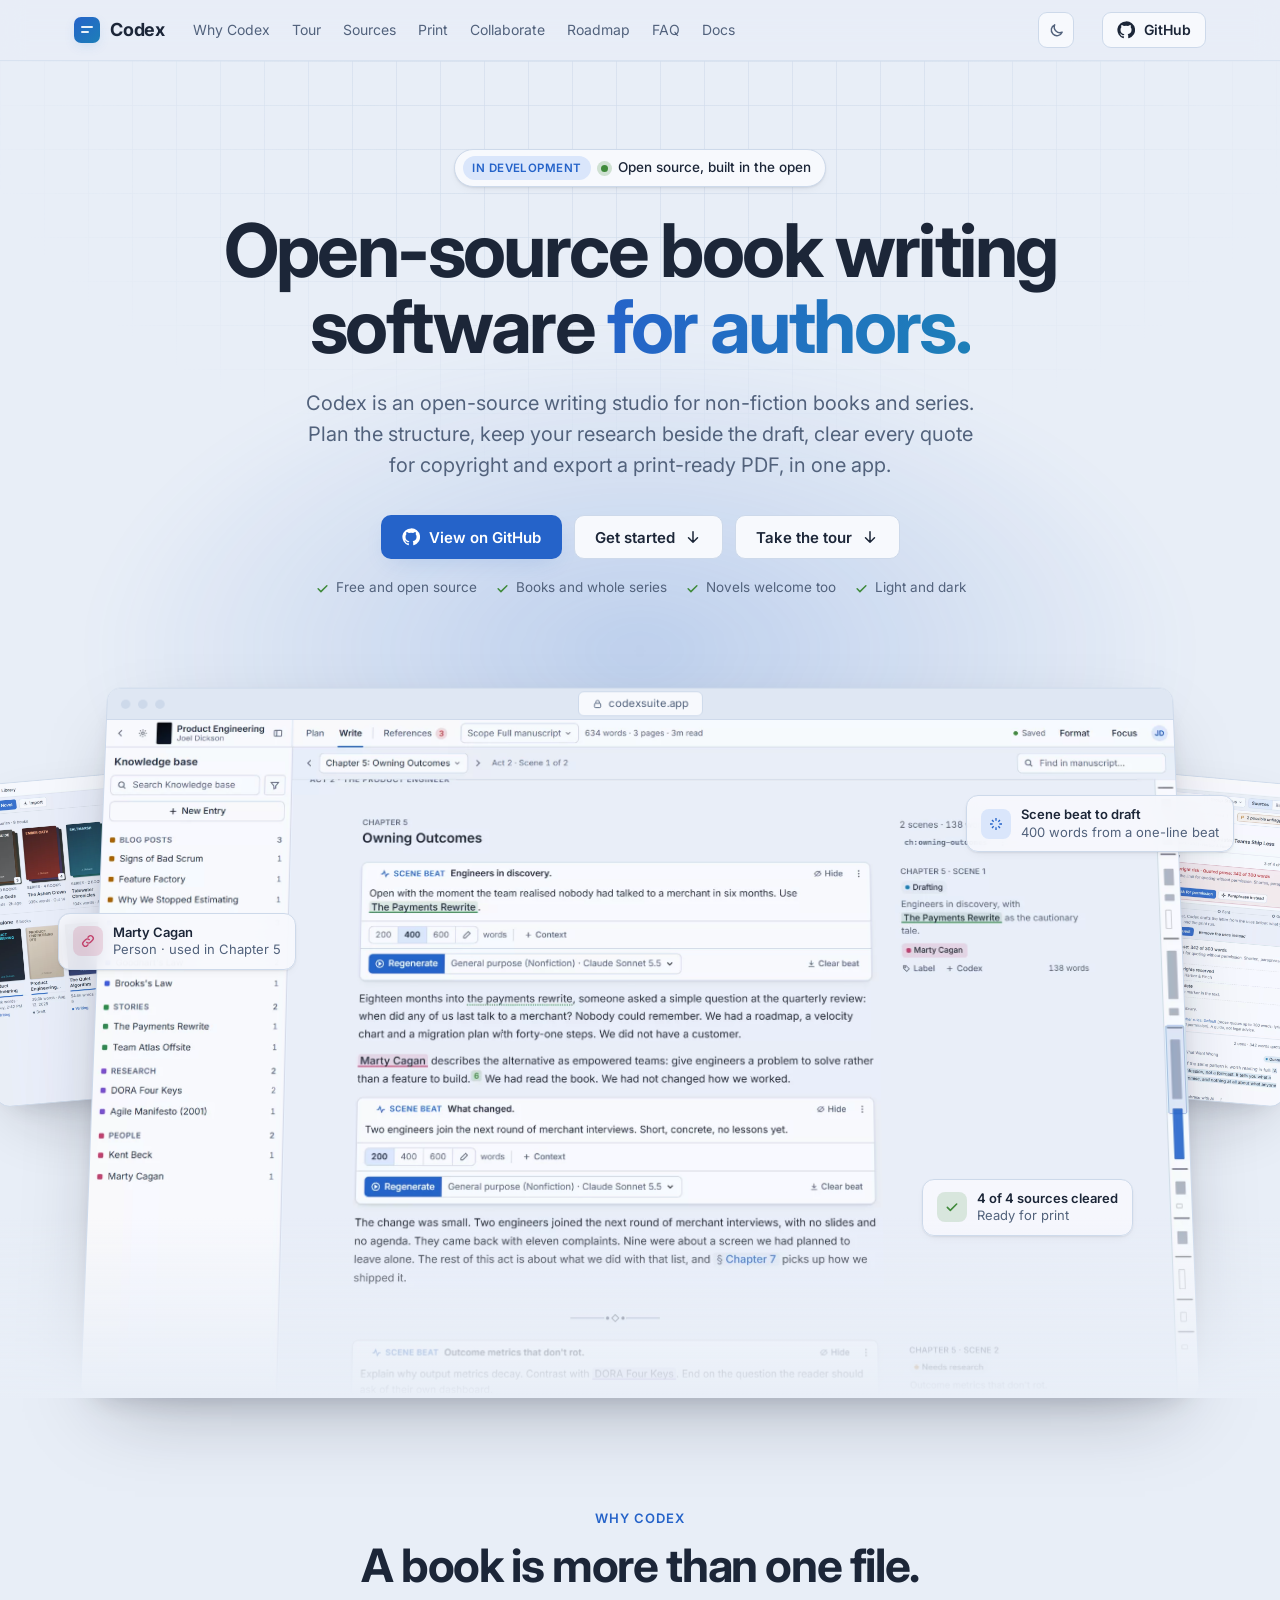
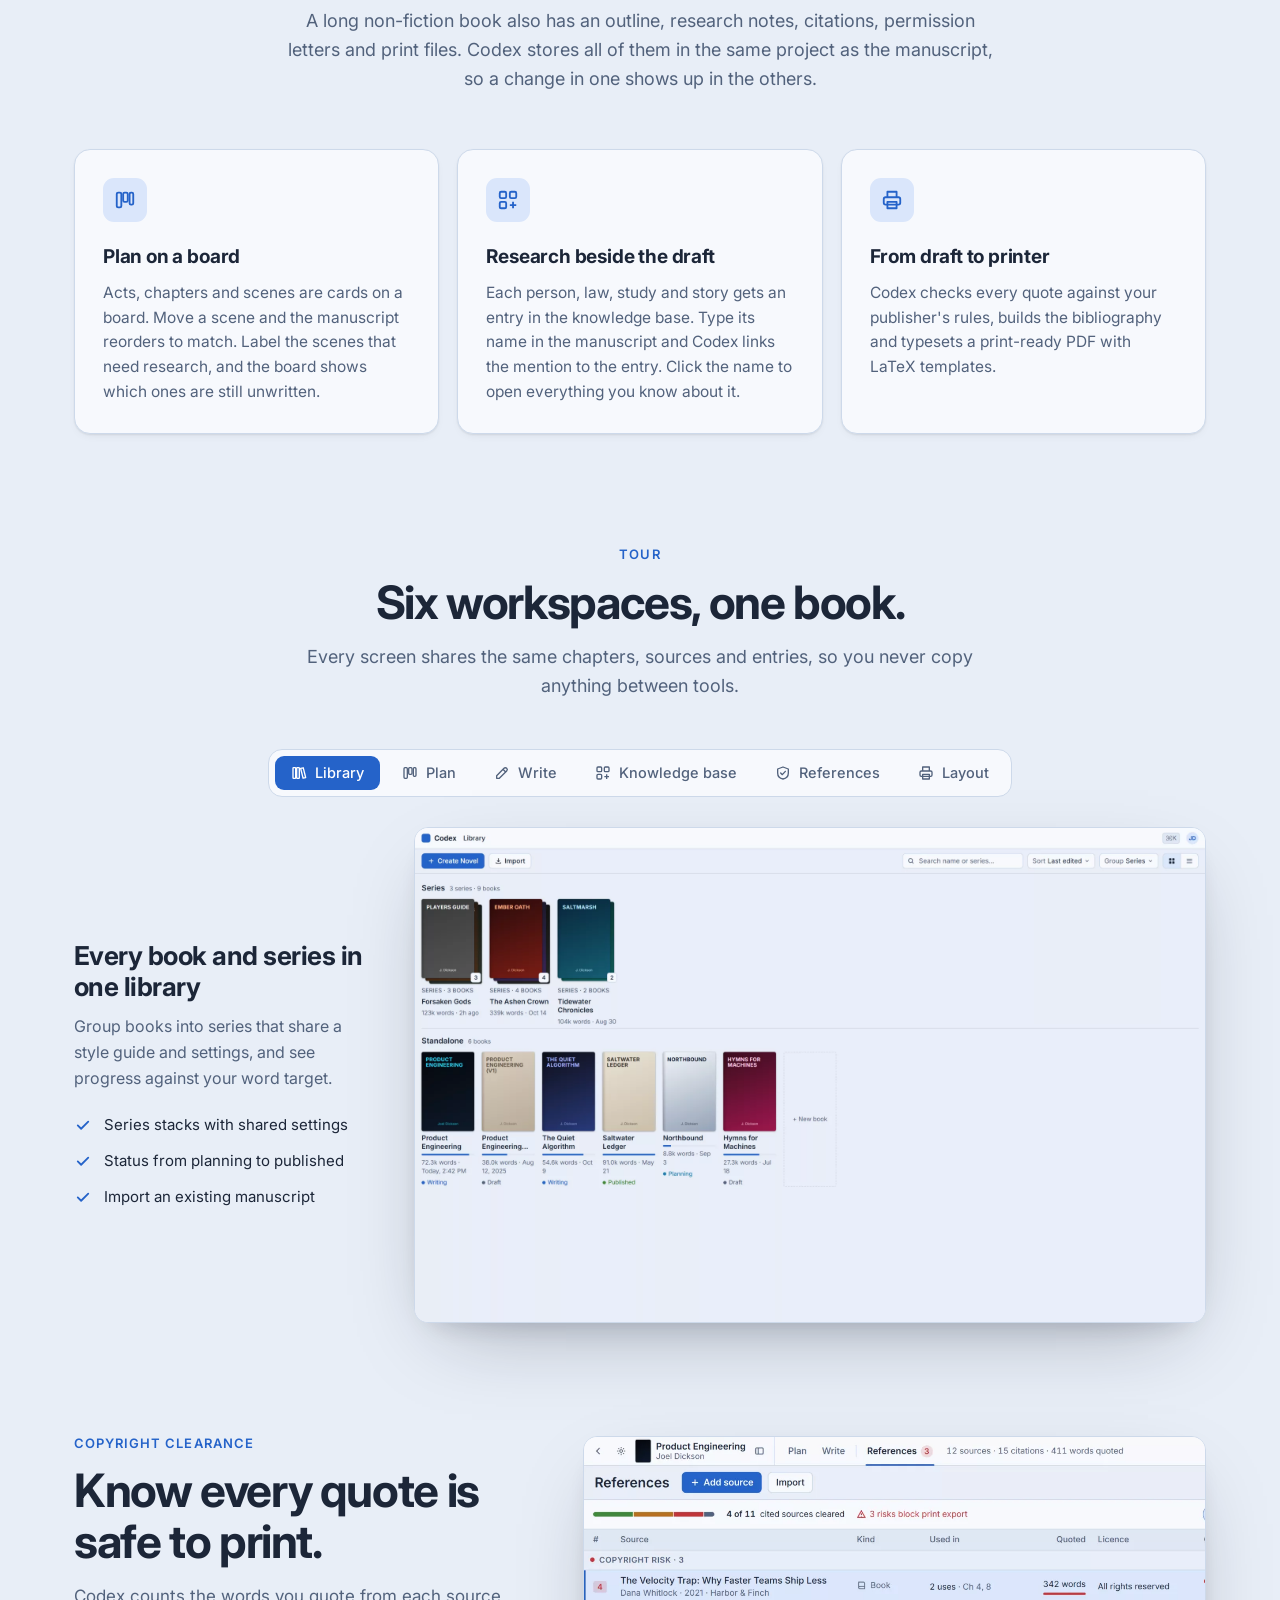
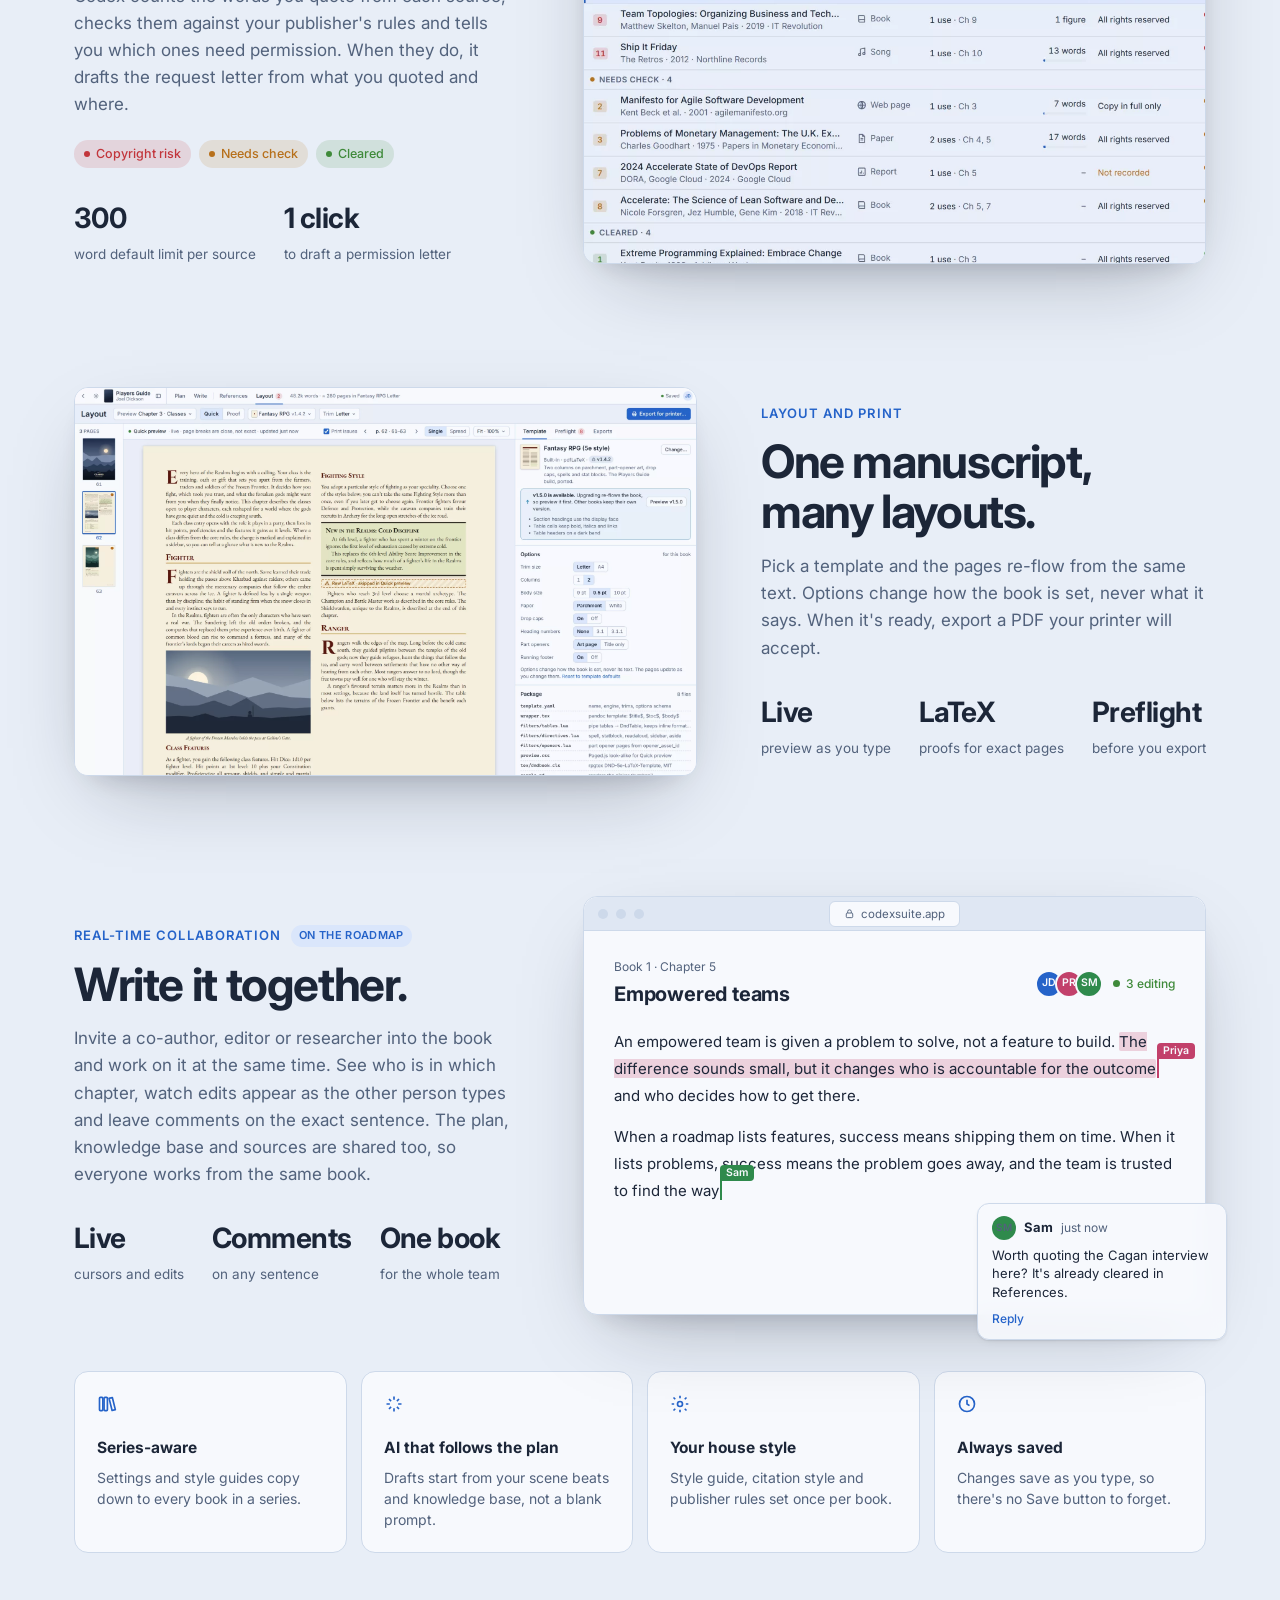
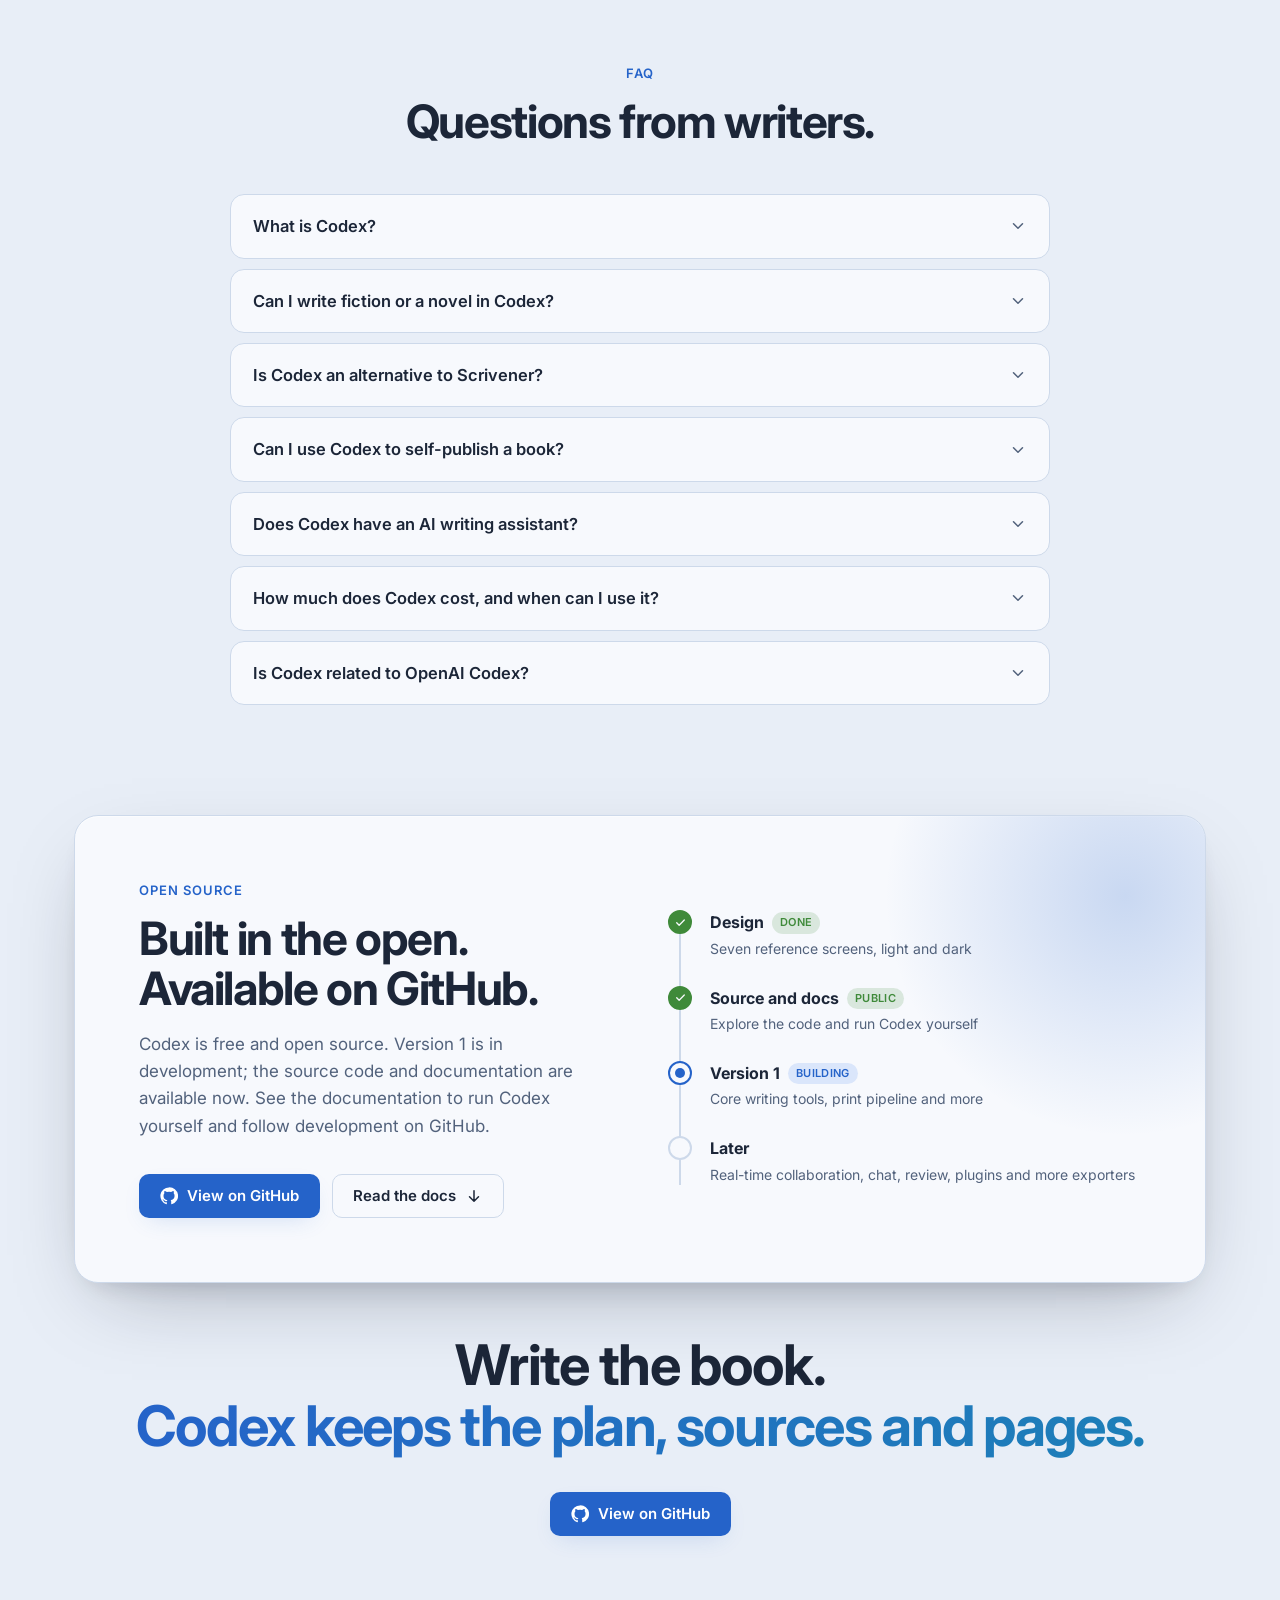
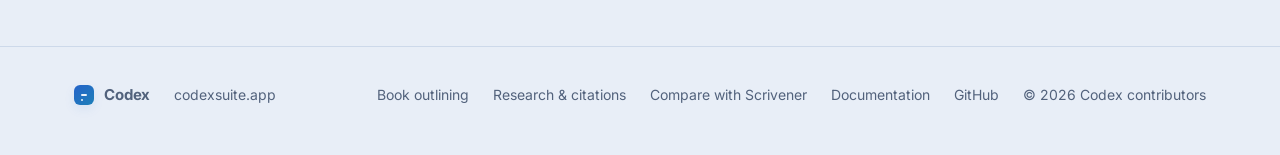
<file: site/index.html>
<!doctype html>
<html lang="en">
<head>
<meta charset="utf-8">
<meta name="viewport" content="width=device-width, initial-scale=1">
<title>Codex · Open-source book writing software for authors</title>
<meta name="description" content="Codex is free, open-source book writing software. Plan, research, write and export a print-ready PDF in one place, for non-fiction books, novels and series.">
<meta name="robots" content="index, follow, max-image-preview:large">
<meta name="application-name" content="Codex">
<meta name="apple-mobile-web-app-title" content="Codex">
<meta name="theme-color" content="#e8eef7" media="(prefers-color-scheme: light)">
<meta name="theme-color" content="#171e2d" media="(prefers-color-scheme: dark)">
<link rel="canonical" href="https://codexsuite.app/">
<link rel="icon" href="favicon.svg" type="image/svg+xml">
<link rel="icon" href="icon-192.png" type="image/png" sizes="192x192">
<link rel="apple-touch-icon" href="apple-touch-icon.png">
<link rel="manifest" href="site.webmanifest">

<!-- Link previews: Open Graph for Facebook, LinkedIn, Slack, Discord, iMessage and WhatsApp; twitter:* for X -->
<meta property="og:type" content="website">
<meta property="og:site_name" content="Codex">
<meta property="og:locale" content="en_US">
<meta property="og:url" content="https://codexsuite.app/">
<meta property="og:title" content="Codex · The open-source writing studio for books and series">
<meta property="og:description" content="Plan, research, write and print your book in one place. Free and open source, built for non-fiction and just as happy with fiction.">
<meta property="og:image" content="https://codexsuite.app/og-image.png">
<meta property="og:image:secure_url" content="https://codexsuite.app/og-image.png">
<meta property="og:image:type" content="image/png">
<meta property="og:image:width" content="1200">
<meta property="og:image:height" content="630">
<meta property="og:image:alt" content="Codex: your whole book, in one place. The writing studio for non-fiction books and series, shown beside the Write screen.">
<meta name="twitter:card" content="summary_large_image">
<meta name="twitter:title" content="Codex · The open-source writing studio for books and series">
<meta name="twitter:description" content="Plan, research, write and print your book in one place. Free and open source, with documentation to get you started.">
<meta name="twitter:image" content="https://codexsuite.app/og-image.png">
<meta name="twitter:image:alt" content="Codex: your whole book, in one place. The writing studio for non-fiction books and series, shown beside the Write screen.">

<!-- Structured data. Keep the FAQ answers in step with the visible #faq section. -->
<script type="application/ld+json">
{
  "@context": "https://schema.org",
  "@graph": [
    {
      "@type": "Organization",
      "@id": "https://codexsuite.app/#org",
      "name": "Codex",
      "url": "https://codexsuite.app/",
      "logo": "https://codexsuite.app/icon-512.png",
      "sameAs": ["https://github.com/codexsuite"]
    },
    {
      "@type": "WebSite",
      "@id": "https://codexsuite.app/#website",
      "name": "Codex",
      "alternateName": "Codex Suite",
      "url": "https://codexsuite.app/",
      "inLanguage": "en",
      "publisher": { "@id": "https://codexsuite.app/#org" }
    },
    {
      "@type": "SoftwareApplication",
      "@id": "https://codexsuite.app/#app",
      "name": "Codex",
      "alternateName": ["Codex Suite", "Codex writing studio"],
      "url": "https://codexsuite.app/",
      "description": "Codex is a free, open-source writing studio for books and series. Plan chapters and scenes, keep research in a linked knowledge base, write with AI help from your scene beats, clear quotes for copyright, build a bibliography and export a print-ready PDF. Built for non-fiction and also suited to novels and fiction series.",
      "applicationCategory": "BusinessApplication",
      "applicationSubCategory": "Book writing software",
      "operatingSystem": "Web",
      "isAccessibleForFree": true,
      "offers": { "@type": "Offer", "price": "0", "priceCurrency": "USD" },
      "image": "https://codexsuite.app/og-image.png",
      "screenshot": [
        "https://codexsuite.app/shots/write-light.webp",
        "https://codexsuite.app/shots/plan-light.webp",
        "https://codexsuite.app/shots/references-light.webp",
        "https://codexsuite.app/shots/print-light.webp"
      ],
      "featureList": [
        "Book and series library with shared style guides",
        "Plan board of acts, chapters and scenes",
        "Manuscript editor with scene beats and AI drafting",
        "Knowledge base for people, sources, characters and worldbuilding",
        "Citations, bibliography and copyright permission tracking",
        "Print layout from LaTeX templates with a print-ready PDF export"
      ],
      "keywords": "book writing software, writing app for authors, non-fiction book writing, novel writing software, fiction writing app, open source writing software, Scrivener alternative, manuscript editor, book outlining, story bible, worldbuilding, AI writing assistant, citation manager, copyright permissions, book formatting, print-ready PDF, self-publishing",
      "publisher": { "@id": "https://codexsuite.app/#org" }
    },
    {
      "@type": "FAQPage",
      "@id": "https://codexsuite.app/#faq",
      "mainEntity": [
        {
          "@type": "Question",
          "name": "What is Codex?",
          "acceptedAnswer": { "@type": "Answer", "text": "Codex is a free, open-source writing studio for long books and series. It puts book planning, a research knowledge base, a manuscript editor, citations and copyright clearance, and print layout in one app, so you can go from outline to print-ready PDF without moving your book between tools." }
        },
        {
          "@type": "Question",
          "name": "Can I write fiction or a novel in Codex?",
          "acceptedAnswer": { "@type": "Answer", "text": "Yes. Codex is designed around non-fiction first, but the same tools work for novels and fiction series. Plan acts, chapters and scenes on a board, keep characters, places and backstory in the knowledge base under your own categories, draft from scene beats, and lay the book out with the built-in Novel template at 6×9 or 5.5×8.5 inches." }
        },
        {
          "@type": "Question",
          "name": "Is Codex an alternative to Scrivener?",
          "acceptedAnswer": { "@type": "Answer", "text": "Codex covers the drafting and structure you might use Scrivener for, and adds what usually takes separate apps: a knowledge base that links itself into your text (a story bible, if you write fiction), source and permission tracking, and print layout of the kind you would otherwise do in a formatting tool such as Vellum or Atticus. It is free and open source." }
        },
        {
          "@type": "Question",
          "name": "Can I use Codex to self-publish a book?",
          "acceptedAnswer": { "@type": "Answer", "text": "Codex exports a print-ready PDF from LaTeX templates, with your choice of trim size, bleed and crop marks when your printer wants them, and a preflight check for low-resolution images. That is the kind of file print-on-demand services such as Amazon KDP and IngramSpark ask for." }
        },
        {
          "@type": "Question",
          "name": "Does Codex have an AI writing assistant?",
          "acceptedAnswer": { "@type": "Answer", "text": "Yes. Write a short scene beat and Codex drafts 200 to 600 words from it, using your plan and knowledge base as context so the draft fits the book. You choose the model, and you can regenerate or edit every word." }
        },
        {
          "@type": "Question",
          "name": "How much does Codex cost, and when can I use it?",
          "acceptedAnswer": { "@type": "Answer", "text": "Codex is free and open source. Version 1 is in development; the source code and documentation are available now. See the documentation to run Codex yourself and follow development on GitHub." }
        },
        {
          "@type": "Question",
          "name": "Is Codex related to OpenAI Codex?",
          "acceptedAnswer": { "@type": "Answer", "text": "No. Codex at codexsuite.app is an independent, open-source writing studio for authors. It is not affiliated with OpenAI or its Codex coding agent." }
        }
      ]
    }
  ]
}
</script>
<link rel="stylesheet" href="tokens.css">
<style>
  /* Marketing layer on top of Codex tokens: colours, radii and fonts come from tokens.css;
     only the type scale is larger, because this is a landing page, not the compact app. */
  *, *::before, *::after { box-sizing: border-box; }
  :where(.grid, .flex) > * { min-width: 0; }
  :root {
    --page-max: 1180px;
    --gutter: 24px;
    --grad-a: #2563c9;
    --grad-b: #1d7fb8;
    --glow: color-mix(in srgb, var(--color-accent) 22%, transparent);
    --frame-shadow: 0 1px 0 rgb(255 255 255 / .6) inset, 0 30px 80px -30px rgb(16 24 40 / .35), 0 12px 30px -18px rgb(16 24 40 / .25);
    --grid-line: color-mix(in srgb, var(--color-border) 55%, transparent);
  }
  @media (prefers-color-scheme: dark) {
    :root:not([data-theme="light"]) {
      --grad-a: #5cc8f0; --grad-b: #9db8ff;
      --frame-shadow: 0 0 0 1px rgb(255 255 255 / .04) inset, 0 40px 100px -30px rgb(0 0 0 / .8), 0 0 80px -20px color-mix(in srgb, #5cc8f0 25%, transparent);
    }
  }
  :root[data-theme="dark"] {
    --grad-a: #5cc8f0; --grad-b: #9db8ff;
    --frame-shadow: 0 0 0 1px rgb(255 255 255 / .04) inset, 0 40px 100px -30px rgb(0 0 0 / .8), 0 0 80px -20px color-mix(in srgb, #5cc8f0 25%, transparent);
  }

  /* Light/dark screenshot swap that follows both the OS and the toggle */
  .only-dark { display: none; }
  @media (prefers-color-scheme: dark) {
    :root:not([data-theme="light"]) .only-dark { display: block; }
    :root:not([data-theme="light"]) .only-light { display: none; }
  }
  :root[data-theme="dark"] .only-dark { display: block; }
  :root[data-theme="dark"] .only-light { display: none; }

  html { scroll-behavior: smooth; }
  body {
    margin: 0;
    background: var(--color-bg);
    color: var(--color-text);
    font-family: var(--font-sans);
    font-size: 16px;
    line-height: 1.6;
    -webkit-font-smoothing: antialiased;
    overflow-x: hidden;
  }
  a { color: inherit; }
  img { display: block; max-width: 100%; height: auto; }
  .wrap { max-width: var(--page-max); margin: 0 auto; padding: 0 var(--gutter); }
  .muted { color: var(--color-muted); }

  /* ---------- Nav ---------- */
  .nav {
    position: sticky; top: 0; z-index: 20;
    background: color-mix(in srgb, var(--color-bg) 78%, transparent);
    backdrop-filter: saturate(1.4) blur(12px);
    -webkit-backdrop-filter: saturate(1.4) blur(12px);
    border-bottom: 1px solid color-mix(in srgb, var(--color-border) 60%, transparent);
  }
  .nav .wrap { display: flex; align-items: center; gap: 28px; height: 60px; }
  .brand { display: flex; align-items: center; gap: 10px; font-weight: 700; font-size: 18px; letter-spacing: -.01em; text-decoration: none; }
  .mark {
    width: 26px; height: 26px; border-radius: 7px; position: relative; flex: none;
    background: linear-gradient(140deg, var(--grad-a), var(--grad-b));
    box-shadow: 0 4px 14px -4px var(--glow);
  }
  .mark::before, .mark::after { content: ""; position: absolute; left: 7px; right: 7px; height: 2px; border-radius: 2px; background: rgb(255 255 255 / .9); }
  .mark::before { top: 9px; }
  .mark::after { top: 14px; right: 11px; }
  :root[data-theme="dark"] .mark::before, :root[data-theme="dark"] .mark::after { background: #06192a; }
  @media (prefers-color-scheme: dark) { :root:not([data-theme="light"]) .mark::before, :root:not([data-theme="light"]) .mark::after { background: #06192a; } }
  .nav-links { display: flex; gap: 22px; font-size: 14px; color: var(--color-muted); }
  .nav-links a { text-decoration: none; white-space: nowrap; }
  .nav-links a:hover { color: var(--color-text); }
  .nav-spacer { flex: 1; }
  .icon-btn {
    width: 36px; height: 36px; display: grid; place-items: center; border-radius: 9px;
    border: 1px solid var(--color-border); background: var(--color-surface); color: var(--color-muted); cursor: pointer;
  }
  .icon-btn:hover { color: var(--color-text); }
  .icon-btn svg { width: 17px; height: 17px; }

  .btn {
    display: inline-flex; align-items: center; gap: 9px; height: 44px; padding: 0 20px;
    border-radius: 10px; font: 600 15px/1 var(--font-sans); text-decoration: none; cursor: pointer;
    border: 1px solid transparent; transition: transform .15s ease, box-shadow .15s ease, background .15s ease;
    white-space: nowrap;
  }
  .btn svg { width: 18px; height: 18px; flex: none; }
  .btn-primary { background: var(--color-accent); color: var(--color-accent-fg); box-shadow: 0 8px 24px -10px var(--glow); }
  .btn-primary:hover { transform: translateY(-1px); box-shadow: 0 12px 30px -10px var(--glow); }
  .btn-ghost { background: var(--color-surface); border-color: var(--color-border); color: var(--color-text); }
  .btn-ghost:hover { background: var(--color-surface-2); }
  .btn-sm { height: 36px; padding: 0 14px; font-size: 14px; border-radius: 9px; }

  /* ---------- Hero ---------- */
  .hero { position: relative; padding: 88px 0 0; text-align: center; isolation: isolate; }
  .hero::before {
    content: ""; position: absolute; inset: 0 0 30% 0; z-index: -1;
    background-image: linear-gradient(var(--grid-line) 1px, transparent 1px), linear-gradient(90deg, var(--grid-line) 1px, transparent 1px);
    background-size: 44px 44px;
    -webkit-mask-image: radial-gradient(ellipse 70% 60% at 50% 0%, #000 30%, transparent 75%);
            mask-image: radial-gradient(ellipse 70% 60% at 50% 0%, #000 30%, transparent 75%);
  }
  .hero::after {
    content: ""; position: absolute; z-index: -1; left: 50%; top: 280px; width: min(1100px, 120vw); height: 620px; transform: translateX(-50%);
    background: radial-gradient(closest-side, var(--glow), transparent);
    filter: blur(20px);
  }
  .pill {
    display: inline-flex; align-items: center; gap: 10px; padding: 6px 14px 6px 8px; border-radius: 999px;
    background: var(--color-surface); border: 1px solid var(--color-border); font-size: 13.5px; font-weight: 500;
    box-shadow: var(--shadow-raised);
  }
  .pill .tag {
    padding: 3px 9px; border-radius: 999px; font-size: 11.5px; font-weight: 600; letter-spacing: .04em; text-transform: uppercase;
    background: var(--color-accent-soft); color: var(--color-accent);
  }
  .pill .dot { width: 7px; height: 7px; border-radius: 50%; background: var(--color-ok); box-shadow: 0 0 0 4px color-mix(in srgb, var(--color-ok) 22%, transparent); animation: pulse 2.4s ease-in-out infinite; }
  @keyframes pulse { 50% { box-shadow: 0 0 0 7px color-mix(in srgb, var(--color-ok) 0%, transparent); } }
  h1 {
    margin: 26px auto 0; max-width: 900px;
    font-size: clamp(40px, 6.4vw, 74px); line-height: 1.02; letter-spacing: -.035em; font-weight: 700;
  }
  .grad {
    background: linear-gradient(100deg, var(--grad-a), var(--grad-b));
    -webkit-background-clip: text; background-clip: text; color: transparent;
  }
  .lede { margin: 24px auto 0; max-width: 680px; font-size: clamp(17px, 2vw, 20px); line-height: 1.55; color: var(--color-muted); }
  .cta-row { display: flex; gap: 12px; justify-content: center; flex-wrap: wrap; margin-top: 34px; }
  .fine { margin-top: 18px; font-size: 13.5px; color: var(--color-muted); display: flex; gap: 18px; justify-content: center; flex-wrap: wrap; }
  .fine span { display: inline-flex; align-items: center; gap: 6px; }
  .fine svg { width: 15px; height: 15px; color: var(--color-ok); }

  /* App window frame */
  .frame {
    border-radius: 14px; overflow: hidden; background: var(--color-surface);
    border: 1px solid var(--color-border); box-shadow: var(--frame-shadow);
  }
  .frame-bar {
    display: flex; align-items: center; gap: 8px; height: 34px; padding: 0 14px;
    background: var(--color-surface-2); border-bottom: 1px solid var(--color-border);
  }
  .frame-bar i { width: 10px; height: 10px; border-radius: 50%; background: var(--color-border); }
  .frame-bar .url {
    margin: 0 auto; padding: 3px 14px; border-radius: 6px; font-size: 11.5px; color: var(--color-muted);
    background: var(--color-surface); border: 1px solid var(--color-border); display: flex; align-items: center; gap: 6px;
  }
  .frame-bar .url svg { width: 11px; height: 11px; }
  .frame-bar .bal { width: 46px; }

  .stage { position: relative; margin: 64px auto 0; max-width: 1120px; perspective: 2000px; }
  .stage .main { position: relative; z-index: 2; transform: rotateX(8deg); transform-origin: 50% 100%; animation: rise 1.1s cubic-bezier(.2,.7,.2,1) both .1s; }
  @keyframes rise { from { opacity: 0; transform: rotateX(18deg) translateY(40px); } }
  .stage .side { position: absolute; z-index: 1; width: 46%; top: 70px; opacity: .9; animation: fade .9s ease both .5s; }
  @keyframes fade { from { opacity: 0; } }
  .stage .side.l { left: -9%; transform: rotate(-5deg) translateY(30px); }
  .stage .side.r { right: -9%; transform: rotate(5deg) translateY(30px); }
  .stage-fade { position: relative; z-index: 3; height: 180px; margin-top: -180px; background: linear-gradient(to bottom, transparent, var(--color-bg)); }

  /* Floating callouts on the hero shot */
  .callout {
    position: absolute; z-index: 4; display: flex; align-items: center; gap: 10px; padding: 10px 14px; border-radius: 12px;
    background: color-mix(in srgb, var(--color-surface) 88%, transparent); border: 1px solid var(--color-border);
    backdrop-filter: blur(10px); -webkit-backdrop-filter: blur(10px);
    box-shadow: var(--shadow-raised); font-size: 13px; text-align: left; line-height: 1.35;
    animation: float 6s ease-in-out infinite;
  }
  .callout b { display: block; font-weight: 600; }
  .callout .ic { width: 30px; height: 30px; border-radius: 8px; display: grid; place-items: center; flex: none; }
  .callout .ic svg { width: 16px; height: 16px; }
  .callout.c1 { left: -2%; top: 34%; }
  .callout.c2 { right: -3%; top: 18%; animation-delay: -3s; }
  .callout.c3 { right: 6%; bottom: 22%; animation-delay: -1.5s; }
  @keyframes float { 50% { transform: translateY(-8px); } }

  /* ---------- Sections ---------- */
  section { padding: 110px 0; }
  .eyebrow { font-size: 13px; font-weight: 600; letter-spacing: .08em; text-transform: uppercase; color: var(--color-accent); }
  h2 { margin: 12px 0 0; font-size: clamp(30px, 4vw, 46px); line-height: 1.1; letter-spacing: -.03em; font-weight: 700; }
  .sec-head { max-width: 720px; }
  .sec-head.center { margin: 0 auto; text-align: center; }
  .sec-head p { margin: 16px 0 0; font-size: 18px; color: var(--color-muted); }

  .pillars { display: grid; grid-template-columns: repeat(3, minmax(0, 1fr)); gap: 18px; margin-top: 56px; }
  .card {
    padding: 28px; border-radius: 16px; background: var(--color-surface); border: 1px solid var(--color-border);
    box-shadow: var(--shadow-raised); position: relative; overflow: hidden;
  }
  .card .ic {
    width: 44px; height: 44px; border-radius: 11px; display: grid; place-items: center;
    background: var(--color-accent-soft); color: var(--color-accent);
  }
  .card .ic svg { width: 22px; height: 22px; }
  .card h3 { margin: 20px 0 8px; font-size: 19px; letter-spacing: -.01em; }
  .card p { margin: 0; color: var(--color-muted); font-size: 15.5px; }

  /* Tour */
  .tour { margin-top: 48px; }
  .tabs {
    display: flex; gap: 6px; padding: 6px; border-radius: 14px; width: max-content; max-width: 100%; margin: 0 auto;
    background: var(--color-surface); border: 1px solid var(--color-border); overflow-x: auto; scrollbar-width: none;
  }
  .tabs::-webkit-scrollbar { display: none; }
  .tab {
    display: inline-flex; align-items: center; gap: 8px; padding: 9px 16px; border-radius: 9px; border: 0; background: none;
    font: 500 14.5px/1 var(--font-sans); color: var(--color-muted); cursor: pointer; white-space: nowrap;
  }
  .tab svg { width: 16px; height: 16px; }
  .tab:hover { color: var(--color-text); background: var(--color-surface-2); }
  .tab[aria-selected="true"] { background: var(--color-accent); color: var(--color-accent-fg); }
  .panel { display: none; margin-top: 30px; grid-template-columns: minmax(0, 300px) minmax(0, 1fr); gap: 40px; align-items: center; }
  .panel.on { display: grid; animation: fade .4s ease both; }
  .panel h3 { margin: 0; font-size: 26px; letter-spacing: -.02em; line-height: 1.2; }
  .panel > div > p { color: var(--color-muted); margin: 12px 0 0; }
  .ticks { list-style: none; padding: 0; margin: 22px 0 0; display: grid; gap: 12px; font-size: 15px; }
  .ticks li { display: grid; grid-template-columns: 22px minmax(0, 1fr); gap: 8px; }
  .ticks svg { width: 18px; height: 18px; margin-top: 3px; color: var(--color-accent); }

  /* Spotlights */
  .spot { display: grid; grid-template-columns: minmax(0, 5fr) minmax(0, 7fr); gap: 64px; align-items: center; }
  .spot + .spot { margin-top: 120px; }
  .spot.flip { grid-template-columns: minmax(0, 7fr) minmax(0, 5fr); }
  .spot.flip .copy { order: 2; }
  .spot .copy p { color: var(--color-muted); font-size: 17px; margin: 16px 0 0; }
  .crop { aspect-ratio: 16 / 11; overflow: hidden; }
  /* Zoom with transform, not negative margins: the img box stays in place, so lazy loading still fires */
  .crop { position: relative; }
  .crop img { position: absolute; inset: 0; width: 100%; height: 100%; max-width: none; object-fit: cover; }
  .crop.refs img { object-position: left top; transform: scale(1.6); transform-origin: left top; }
  /* Show the whole Layout screen: app chrome, a text page and the template panel */
  .crop.print { aspect-ratio: 16 / 10; }
  .stat-row { display: flex; gap: 28px; margin-top: 28px; flex-wrap: wrap; }
  .stat b { display: block; font-size: 28px; letter-spacing: -.02em; }
  .stat span { font-size: 13.5px; color: var(--color-muted); }
  .chip {
    display: inline-flex; align-items: center; gap: 6px; padding: 4px 10px; border-radius: 999px; font-size: 12.5px; font-weight: 500;
    background: color-mix(in srgb, var(--c) 14%, transparent); color: var(--c);
  }
  .chip::before { content: ""; width: 6px; height: 6px; border-radius: 50%; background: currentColor; }
  .chips { display: flex; gap: 8px; flex-wrap: wrap; margin-top: 22px; }
  .soon {
    display: inline-block; margin-left: 10px; padding: 2px 8px; border-radius: 999px; vertical-align: 1px;
    font-size: 11px; letter-spacing: .03em; background: var(--color-accent-soft); color: var(--color-accent);
  }

  /* Collaboration mock-up: built in HTML until there is a real screen to show */
  /* The comment hangs off the bottom-right corner, so the frame can't clip */
  .collab { position: relative; overflow: visible; }
  .collab .frame-bar { border-radius: 14px 14px 0 0; }
  .collab .doc { padding: 26px 30px 96px; }
  .collab .doc-head { display: flex; align-items: center; justify-content: space-between; gap: 16px; margin-bottom: 18px; }
  .collab .crumb { font-size: 12px; color: var(--color-muted); }
  .collab .doc-title { margin: 2px 0 0; font-size: 20px; font-weight: 700; letter-spacing: -.01em; }
  .presence { display: flex; align-items: center; gap: 10px; flex: none; }
  .avatars { display: flex; }
  .av {
    width: 28px; height: 28px; border-radius: 50%; display: grid; place-items: center; margin-left: -8px;
    background: var(--c); color: var(--color-surface); font-size: 10.5px; font-weight: 600; border: 2px solid var(--color-surface);
  }
  .avatars .av:first-child { margin-left: 0; }
  .live { display: inline-flex; align-items: center; gap: 6px; font-size: 12px; color: var(--color-ok); font-weight: 500; }
  .live::before { content: ""; width: 7px; height: 7px; border-radius: 50%; background: currentColor; animation: pulse2 2s ease-in-out infinite; }
  .collab .prose p { margin: 0 0 14px; font-size: 15px; line-height: 1.8; }
  .collab .sel { background: color-mix(in srgb, var(--c) 22%, transparent); border-radius: 2px; }
  .caret { position: relative; display: inline-block; width: 2px; height: 1.25em; margin: 0 1px; vertical-align: -.25em; background: var(--c); }
  .caret::after {
    content: attr(data-name); position: absolute; left: 0; bottom: 100%; padding: 3px 6px; border-radius: 4px 4px 4px 0;
    background: var(--c); color: var(--color-surface); font-size: 10.5px; font-weight: 600; line-height: 1; white-space: nowrap;
  }
  .caret.typing { animation: blink 1.1s steps(1) infinite; }
  @keyframes blink { 50% { background: transparent; } }
  .collab .comment {
    position: absolute; right: -22px; bottom: -26px; width: 250px; padding: 12px 14px; border-radius: 12px;
    background: color-mix(in srgb, var(--color-surface) 92%, transparent); border: 1px solid var(--color-border);
    backdrop-filter: blur(10px); -webkit-backdrop-filter: blur(10px); box-shadow: var(--shadow-raised);
    font-size: 13px; line-height: 1.45; animation: float 6s ease-in-out infinite;
  }
  .comment .who { display: flex; align-items: center; gap: 8px; margin-bottom: 6px; }
  .comment .who .av { width: 24px; height: 24px; margin: 0; font-size: 10px; border: 0; }
  .nowrap { white-space: nowrap; }
  .comment .who span { color: var(--color-muted); font-size: 12px; }
  .comment .reply { margin-top: 8px; font-size: 12px; color: var(--color-accent); font-weight: 500; }

  /* Mini feature grid */
  .minis { display: grid; grid-template-columns: repeat(4, minmax(0, 1fr)); gap: 14px; margin-top: 56px; }
  .mini { padding: 22px; border-radius: 14px; background: var(--color-surface); border: 1px solid var(--color-border); }
  .mini svg { width: 20px; height: 20px; color: var(--color-accent); }
  .mini h3 { margin: 14px 0 6px; font-size: 15.5px; }
  .mini p { margin: 0; font-size: 14px; color: var(--color-muted); line-height: 1.5; }

  /* Open source + roadmap */
  .oss {
    position: relative; overflow: hidden; border-radius: 24px; padding: 64px;
    background: var(--color-surface); border: 1px solid var(--color-border); box-shadow: var(--frame-shadow);
    display: grid; grid-template-columns: minmax(0, 1fr) minmax(0, 1fr); gap: 56px; align-items: center;
  }
  .oss::before {
    content: ""; position: absolute; right: -160px; top: -160px; width: 480px; height: 480px; border-radius: 50%;
    background: radial-gradient(closest-side, var(--glow), transparent); pointer-events: none;
  }
  .oss p { color: var(--color-muted); font-size: 17px; }
  .road { list-style: none; margin: 0; padding: 0; position: relative; }
  .road::before { content: ""; position: absolute; left: 11px; top: 14px; bottom: 14px; width: 2px; background: var(--color-border); }
  .road li { position: relative; display: grid; grid-template-columns: 24px minmax(0, 1fr); gap: 18px; padding: 12px 0; }
  .road .node {
    width: 24px; height: 24px; border-radius: 50%; display: grid; place-items: center; position: relative; z-index: 1;
    background: var(--color-surface); border: 2px solid var(--color-border);
  }
  .road .done .node { background: var(--color-ok); border-color: var(--color-ok); color: var(--color-surface); }
  .road .now .node { border-color: var(--color-accent); }
  .road .now .node::after { content: ""; width: 10px; height: 10px; border-radius: 50%; background: var(--color-accent); animation: pulse2 2s ease-in-out infinite; }
  @keyframes pulse2 { 50% { transform: scale(.6); opacity: .6; } }
  .road .node svg { width: 13px; height: 13px; }
  .road b { display: block; font-size: 16px; }
  .road span { font-size: 14px; color: var(--color-muted); }
  .road .badge { display: inline-block; margin-left: 8px; padding: 2px 8px; border-radius: 999px; font-size: 11px; font-weight: 600; letter-spacing: .03em; text-transform: uppercase; vertical-align: 2px; }
  .road .done .badge { background: color-mix(in srgb, var(--color-ok) 16%, transparent); color: var(--color-ok); }
  .road .now .badge { background: var(--color-accent-soft); color: var(--color-accent); }

  /* FAQ: plain <details> so the answers are in the HTML for search engines and open without script */
  .faq { max-width: 820px; margin: 48px auto 0; display: grid; gap: 10px; }
  .faq details { border-radius: 14px; background: var(--color-surface); border: 1px solid var(--color-border); }
  .faq summary {
    display: flex; align-items: center; justify-content: space-between; gap: 16px; padding: 18px 22px;
    font-size: 16.5px; font-weight: 600; cursor: pointer; list-style: none;
  }
  .faq summary::-webkit-details-marker { display: none; }
  .faq summary svg { width: 18px; height: 18px; flex: none; color: var(--color-muted); transition: transform .2s ease; }
  .faq details[open] summary svg { transform: rotate(180deg); }
  .faq details p { margin: 0; padding: 0 22px 20px; color: var(--color-muted); font-size: 15.5px; }

  .closing { text-align: center; padding-top: 40px; }
  .closing h2 { font-size: clamp(32px, 5vw, 56px); }

  footer { border-top: 1px solid var(--color-border); padding: 36px 0 48px; font-size: 14px; color: var(--color-muted); }
  footer .wrap { display: flex; align-items: center; gap: 24px; flex-wrap: wrap; }
  footer a { text-decoration: none; }
  footer a:hover { color: var(--color-text); }

  /* ---------- Responsive ---------- */
  @media (max-width: 980px) {
    .stage .side, .callout.c3, .nav-links .nav-wide { display: none; }
    .panel, .spot, .spot.flip, .oss { grid-template-columns: minmax(0, 1fr); gap: 32px; }
    .spot.flip .copy { order: 0; }
    .pillars { grid-template-columns: minmax(0, 1fr); }
    .minis { grid-template-columns: repeat(2, minmax(0, 1fr)); }
    .oss { padding: 40px 28px; }
    .collab .comment { right: -6px; }
  }
  @media (max-width: 560px) {
    .collab .doc { padding: 20px 18px 6px; }
    .collab .doc-head { flex-direction: column; align-items: flex-start; }
    .collab .comment { position: static; width: auto; margin: 0 18px 18px; animation: none; }
  }
  @media (max-width: 720px) {
    :root { --gutter: 16px; }
    .nav-links, .nav .btn-sm span { display: none; }
    .hero { padding-top: 56px; }
    .callout { display: none; }
    .stage { margin-top: 40px; }
    .stage .main { transform: none; }
    section { padding: 72px 0; }
    .minis { grid-template-columns: minmax(0, 1fr); }
    .frame-bar .url { font-size: 10.5px; }
    .tabs { margin: 0; }
  }
  @media (prefers-reduced-motion: reduce) {
    *, *::before, *::after { animation: none !important; transition: none !important; }
  }
</style>
</head>
<body>

<!-- SVG icon sprite -->
<svg width="0" height="0" style="position:absolute" aria-hidden="true">
  <defs>
    <symbol id="i-gh" viewBox="0 0 24 24"><path fill="currentColor" d="M12 .5a11.5 11.5 0 0 0-3.64 22.41c.58.1.79-.25.79-.56v-2c-3.2.7-3.88-1.37-3.88-1.37-.53-1.33-1.28-1.69-1.28-1.69-1.05-.71.08-.7.08-.7 1.16.08 1.77 1.19 1.77 1.19 1.03 1.77 2.7 1.26 3.36.96.1-.75.4-1.26.73-1.55-2.55-.29-5.24-1.28-5.24-5.68 0-1.26.45-2.28 1.19-3.08-.12-.29-.52-1.46.11-3.05 0 0 .97-.31 3.17 1.18a11 11 0 0 1 5.77 0c2.2-1.49 3.17-1.18 3.17-1.18.63 1.59.23 2.76.11 3.05.74.8 1.19 1.82 1.19 3.08 0 4.41-2.69 5.38-5.25 5.67.41.36.78 1.06.78 2.14v3.17c0 .31.21.67.8.56A11.5 11.5 0 0 0 12 .5Z"/></symbol>
    <symbol id="i-arrow" viewBox="0 0 24 24"><path fill="none" stroke="currentColor" stroke-width="2" stroke-linecap="round" stroke-linejoin="round" d="M12 5v14m-6-6 6 6 6-6"/></symbol>
    <symbol id="i-chev" viewBox="0 0 24 24"><path fill="none" stroke="currentColor" stroke-width="2" stroke-linecap="round" stroke-linejoin="round" d="m6 9 6 6 6-6"/></symbol>
    <symbol id="i-check" viewBox="0 0 24 24"><path fill="none" stroke="currentColor" stroke-width="2.4" stroke-linecap="round" stroke-linejoin="round" d="m5 12.5 4.5 4.5L19 7.5"/></symbol>
    <symbol id="i-lock" viewBox="0 0 24 24"><g fill="none" stroke="currentColor" stroke-width="2"><rect x="5" y="11" width="14" height="10" rx="2"/><path d="M8 11V8a4 4 0 0 1 8 0v3"/></g></symbol>
    <symbol id="i-sun" viewBox="0 0 24 24"><g fill="none" stroke="currentColor" stroke-width="2" stroke-linecap="round"><circle cx="12" cy="12" r="4"/><path d="M12 2v2m0 16v2M4.9 4.9l1.4 1.4m11.4 11.4 1.4 1.4M2 12h2m16 0h2M4.9 19.1l1.4-1.4M17.7 6.3l1.4-1.4"/></g></symbol>
    <symbol id="i-moon" viewBox="0 0 24 24"><path fill="none" stroke="currentColor" stroke-width="2" stroke-linejoin="round" d="M20 14.5A8 8 0 0 1 9.5 4a8 8 0 1 0 10.5 10.5Z"/></symbol>
    <symbol id="i-board" viewBox="0 0 24 24"><g fill="none" stroke="currentColor" stroke-width="2" stroke-linejoin="round"><rect x="3" y="4" width="5" height="16" rx="1.5"/><rect x="10" y="4" width="5" height="10" rx="1.5"/><rect x="17" y="4" width="4" height="13" rx="1.5"/></g></symbol>
    <symbol id="i-pen" viewBox="0 0 24 24"><path fill="none" stroke="currentColor" stroke-width="2" stroke-linecap="round" stroke-linejoin="round" d="M4 20h4L19 9a2.8 2.8 0 0 0-4-4L4 16v4Zm9.5-13.5 4 4"/></symbol>
    <symbol id="i-book" viewBox="0 0 24 24"><path fill="none" stroke="currentColor" stroke-width="2" stroke-linejoin="round" d="M4 5a2 2 0 0 1 2-2h13v15H6a2 2 0 0 0-2 2V5Zm0 15a2 2 0 0 0 2 2h13v-4"/></symbol>
    <symbol id="i-brain" viewBox="0 0 24 24"><g fill="none" stroke="currentColor" stroke-width="2" stroke-linejoin="round"><rect x="3" y="3" width="7" height="7" rx="1.5"/><rect x="14" y="3" width="7" height="7" rx="1.5"/><rect x="3" y="14" width="7" height="7" rx="1.5"/><path d="M17.5 14v7M14 17.5h7"/></g></symbol>
    <symbol id="i-quote" viewBox="0 0 24 24"><g fill="none" stroke="currentColor" stroke-width="2" stroke-linejoin="round"><path d="M12 3 4 6v6c0 4.5 3.4 8.2 8 9 4.6-.8 8-4.5 8-9V6l-8-3Z"/><path stroke-linecap="round" d="m8.5 12 2.5 2.5 4.5-5"/></g></symbol>
    <symbol id="i-print" viewBox="0 0 24 24"><g fill="none" stroke="currentColor" stroke-width="2" stroke-linejoin="round"><path d="M7 9V3h10v6"/><rect x="3" y="9" width="18" height="8" rx="2"/><path d="M7 14h10v7H7z"/></g></symbol>
    <symbol id="i-shelf" viewBox="0 0 24 24"><g fill="none" stroke="currentColor" stroke-width="2" stroke-linejoin="round"><rect x="3" y="4" width="4" height="16" rx="1"/><rect x="8.5" y="4" width="4" height="16" rx="1"/><path d="m14.5 5.2 3.9-1 3.6 14.6-3.9 1z"/></g></symbol>
    <symbol id="i-spark" viewBox="0 0 24 24"><path fill="none" stroke="currentColor" stroke-width="2" stroke-linejoin="round" d="M12 3v4m0 10v4M3 12h4m10 0h4M6 6l2.5 2.5m7 7L18 18m0-12-2.5 2.5m-7 7L6 18"/></symbol>
    <symbol id="i-gear" viewBox="0 0 24 24"><g fill="none" stroke="currentColor" stroke-width="2"><circle cx="12" cy="12" r="3"/><path d="M12 2v3m0 14v3M4.2 4.2l2.1 2.1m11.4 11.4 2.1 2.1M2 12h3m14 0h3M4.2 19.8l2.1-2.1M17.7 6.3l2.1-2.1"/></g></symbol>
    <symbol id="i-moonbook" viewBox="0 0 24 24"><g fill="none" stroke="currentColor" stroke-width="2" stroke-linejoin="round"><circle cx="12" cy="12" r="9"/><path d="M12 7v5l3 2"/></g></symbol>
    <symbol id="i-link" viewBox="0 0 24 24"><g fill="none" stroke="currentColor" stroke-width="2" stroke-linecap="round"><path d="M10 14a4 4 0 0 0 5.7 0l3-3a4 4 0 0 0-5.7-5.7l-1 1"/><path d="M14 10a4 4 0 0 0-5.7 0l-3 3a4 4 0 0 0 5.7 5.7l1-1"/></g></symbol>
  </defs>
</svg>

<header class="nav">
  <div class="wrap">
    <a class="brand" href="#top"><span class="mark" aria-hidden="true"></span>Codex</a>
    <nav class="nav-links" aria-label="Sections">
      <a href="#why">Why Codex</a>
      <a href="#tour">Tour</a>
      <a href="#sources">Sources</a>
      <a class="nav-wide" href="#print">Print</a>
      <a class="nav-wide" href="#together">Collaborate</a>
      <a href="#roadmap">Roadmap</a>
      <a class="nav-wide" href="#faq">FAQ</a>
      <a href="https://docs.codexsuite.app/">Docs</a>
    </nav>
    <div class="nav-spacer"></div>
    <button class="icon-btn" id="themeBtn" type="button" aria-label="Switch light or dark theme">
      <svg class="only-light"><use href="#i-moon"/></svg><svg class="only-dark"><use href="#i-sun"/></svg>
    </button>
    <a class="btn btn-ghost btn-sm" href="https://github.com/codexsuite/codex"><svg><use href="#i-gh"/></svg><span>GitHub</span></a>
  </div>
</header>

<main id="top">
  <!-- ================= HERO ================= -->
  <div class="hero">
    <div class="wrap">
      <span class="pill"><span class="tag">In development</span><span class="dot" aria-hidden="true"></span>Open source, built in the open</span>
      <h1>Open-source book writing software <span class="grad">for authors.</span></h1>
      <p class="lede">Codex is an open-source writing studio for non-fiction books and series. Plan the structure, keep your research beside the draft, clear every quote for copyright and export a print-ready PDF, in one app.</p>
      <div class="cta-row">
        <a class="btn btn-primary" href="https://github.com/codexsuite/codex"><svg><use href="#i-gh"/></svg>View on GitHub</a>
        <a class="btn btn-ghost" href="https://docs.codexsuite.app/start/quickstart/">Get started<svg><use href="#i-arrow"/></svg></a>
        <a class="btn btn-ghost" href="#tour">Take the tour<svg><use href="#i-arrow"/></svg></a>
      </div>
      <div class="fine">
        <span><svg><use href="#i-check"/></svg>Free and open source</span>
        <span><svg><use href="#i-check"/></svg>Books and whole series</span>
        <span><svg><use href="#i-check"/></svg>Novels welcome too</span>
        <span><svg><use href="#i-check"/></svg>Light and dark</span>
      </div>

      <div class="stage">
        <div class="side l frame" aria-hidden="true">
          <img class="only-light" src="shots/library-light.webp" alt="" width="2000" height="1250">
          <img class="only-dark" src="shots/library-dark.webp" alt="" width="2000" height="1250">
        </div>
        <div class="side r frame" aria-hidden="true">
          <img class="only-light" src="shots/references-light.webp" alt="" width="2000" height="1250">
          <img class="only-dark" src="shots/references-dark.webp" alt="" width="2000" height="1250">
        </div>
        <div class="main frame">
          <div class="frame-bar"><i></i><i></i><i></i><span class="url"><svg><use href="#i-lock"/></svg>codexsuite.app</span><span class="bal"></span></div>
          <img class="only-light" src="shots/write-light.webp" alt="The Codex Write screen: a chapter of a non-fiction manuscript with scene beats, AI draft controls and a knowledge base sidebar" width="2000" height="1250" fetchpriority="high">
          <img class="only-dark" src="shots/write-dark.webp" alt="The Codex Write screen in dark mode" width="2000" height="1250" fetchpriority="high">
        </div>
        <div class="callout c1">
          <span class="ic" style="background:color-mix(in srgb, var(--category-person) 16%, transparent);color:var(--category-person)"><svg><use href="#i-link"/></svg></span>
          <span><b>Marty Cagan</b><span class="muted">Person · used in Chapter 5</span></span>
        </div>
        <div class="callout c2">
          <span class="ic" style="background:var(--color-accent-soft);color:var(--color-accent)"><svg><use href="#i-spark"/></svg></span>
          <span><b>Scene beat to draft</b><span class="muted">400 words from a one-line beat</span></span>
        </div>
        <div class="callout c3">
          <span class="ic" style="background:color-mix(in srgb, var(--color-ok) 16%, transparent);color:var(--color-ok)"><svg><use href="#i-check"/></svg></span>
          <span><b>4 of 4 sources cleared</b><span class="muted">Ready for print</span></span>
        </div>
      </div>
    </div>
    <div class="stage-fade"></div>
  </div>

  <!-- ================= WHY ================= -->
  <section id="why">
    <div class="wrap">
      <div class="sec-head center">
        <div class="eyebrow">Why Codex</div>
        <h2>A book is more than one file.</h2>
        <p>A long non-fiction book also has an outline, research notes, citations, permission letters and print files. Codex stores all of them in the same project as the manuscript, so a change in one shows up in the others.</p>
      </div>
      <div class="pillars">
        <div class="card">
          <div class="ic"><svg><use href="#i-board"/></svg></div>
          <h3>Plan on a board</h3>
          <p>Acts, chapters and scenes are cards on a board. Move a scene and the manuscript reorders to match. Label the scenes that need research, and the board shows which ones are still unwritten.</p>
        </div>
        <div class="card">
          <div class="ic"><svg><use href="#i-brain"/></svg></div>
          <h3>Research beside the draft</h3>
          <p>Each person, law, study and story gets an entry in the knowledge base. Type its name in the manuscript and Codex links the mention to the entry. Click the name to open everything you know about it.</p>
        </div>
        <div class="card">
          <div class="ic"><svg><use href="#i-print"/></svg></div>
          <h3>From draft to printer</h3>
          <p>Codex checks every quote against your publisher's rules, builds the bibliography and typesets a print-ready PDF with LaTeX templates.</p>
        </div>
      </div>
    </div>
  </section>

  <!-- ================= TOUR ================= -->
  <section id="tour" style="padding-top:0">
    <div class="wrap">
      <div class="sec-head center">
        <div class="eyebrow">Tour</div>
        <h2>Six workspaces, one book.</h2>
        <p>Every screen shares the same chapters, sources and entries, so you never copy anything between tools.</p>
      </div>

      <div class="tour">
        <div class="tabs" role="tablist" aria-label="Codex screens">
          <button class="tab" role="tab" aria-selected="true" data-t="library"><svg><use href="#i-shelf"/></svg>Library</button>
          <button class="tab" role="tab" aria-selected="false" data-t="plan"><svg><use href="#i-board"/></svg>Plan</button>
          <button class="tab" role="tab" aria-selected="false" data-t="write"><svg><use href="#i-pen"/></svg>Write</button>
          <button class="tab" role="tab" aria-selected="false" data-t="codex"><svg><use href="#i-brain"/></svg>Knowledge base</button>
          <button class="tab" role="tab" aria-selected="false" data-t="references"><svg><use href="#i-quote"/></svg>References</button>
          <button class="tab" role="tab" aria-selected="false" data-t="print"><svg><use href="#i-print"/></svg>Layout</button>
        </div>

        <div class="panel on" id="p-library" role="tabpanel">
          <div>
            <h3>Every book and series in one library</h3>
            <p>Group books into series that share a style guide and settings, and see progress against your word target.</p>
            <ul class="ticks">
              <li><svg><use href="#i-check"/></svg>Series stacks with shared settings</li>
              <li><svg><use href="#i-check"/></svg>Status from planning to published</li>
              <li><svg><use href="#i-check"/></svg>Import an existing manuscript</li>
            </ul>
          </div>
          <div class="frame"><img class="only-light" src="shots/library-light.webp" alt="Codex Library screen: a bookshelf of book series and standalone books with word count progress" width="2000" height="1250" loading="lazy"><img class="only-dark" src="shots/library-dark.webp" alt="Codex Library screen, dark" width="2000" height="1250" loading="lazy"></div>
        </div>

        <div class="panel" id="p-plan" role="tabpanel">
          <div>
            <h3>Plan the chapters before you write them</h3>
            <p>A board of acts, chapters and scenes, or the same structure as a plain outline.</p>
            <ul class="ticks">
              <li><svg><use href="#i-check"/></svg>Scene summaries and word counts</li>
              <li><svg><use href="#i-check"/></svg>Labels like <em>Needs research</em> and <em>Ready to write</em></li>
              <li><svg><use href="#i-check"/></svg>Knowledge base entries pinned to scenes</li>
            </ul>
          </div>
          <div class="frame"><img class="only-light" src="shots/plan-light.webp" alt="Codex Plan board for outlining a book in acts, chapters and scenes" width="2000" height="1250" loading="lazy"><img class="only-dark" src="shots/plan-dark.webp" alt="Codex Plan board, dark" width="2000" height="1250" loading="lazy"></div>
        </div>

        <div class="panel" id="p-write" role="tabpanel">
          <div>
            <h3>Write with your plan in the margin</h3>
            <p>A manuscript editor with the scene summary beside the text and your notes one click away.</p>
            <ul class="ticks">
              <li><svg><use href="#i-check"/></svg>Scene beats that draft 200 to 600 words with AI</li>
              <li><svg><use href="#i-check"/></svg>Mentions link to the knowledge base as you type</li>
              <li><svg><use href="#i-check"/></svg>Focus mode and a manuscript minimap</li>
            </ul>
          </div>
          <div class="frame"><img class="only-light" src="shots/write-light.webp" alt="Codex Write screen: a manuscript editor with the scene summary in the margin" width="2000" height="1250" loading="lazy"><img class="only-dark" src="shots/write-dark.webp" alt="Codex Write screen, dark" width="2000" height="1250" loading="lazy"></div>
        </div>

        <div class="panel" id="p-codex" role="tabpanel">
          <div>
            <h3>One entry per person, idea or source</h3>
            <p>Each entry lists its aliases, so Codex links every mention in the manuscript back to it.</p>
            <ul class="ticks">
              <li><svg><use href="#i-check"/></svg>See every scene that uses an entry</li>
              <li><svg><use href="#i-check"/></svg>Timelines for people and events</li>
              <li><svg><use href="#i-check"/></svg>The AI reads entry summaries when it drafts</li>
            </ul>
          </div>
          <div class="frame"><img class="only-light" src="shots/codex-light.webp" alt="Codex knowledge base entry for Goodhart's Law" width="2000" height="1250" loading="lazy"><img class="only-dark" src="shots/codex-dark.webp" alt="Codex knowledge base entry, dark" width="2000" height="1250" loading="lazy"></div>
        </div>

        <div class="panel" id="p-references" role="tabpanel">
          <div>
            <h3>Sources, citations and permissions</h3>
            <p>Every source you quote, where you used it and whether you're cleared to print it.</p>
            <ul class="ticks">
              <li><svg><use href="#i-check"/></svg>Quoted words counted against publisher limits</li>
              <li><svg><use href="#i-check"/></svg>Permission letters drafted for you</li>
              <li><svg><use href="#i-check"/></svg>A bibliography in your citation style</li>
            </ul>
          </div>
          <div class="frame"><img class="only-light" src="shots/references-light.webp" alt="Codex References screen: sources, citations and copyright clearance for quotes" width="2000" height="1250" loading="lazy"><img class="only-dark" src="shots/references-dark.webp" alt="Codex References screen, dark" width="2000" height="1250" loading="lazy"></div>
        </div>

        <div class="panel" id="p-print" role="tabpanel">
          <div>
            <h3>See the printed page while you write</h3>
            <p>A live preview of the book in its print template, and a LaTeX proof when you need exact page breaks.</p>
            <ul class="ticks">
              <li><svg><use href="#i-check"/></svg>Preflight flags low-resolution images</li>
              <li><svg><use href="#i-check"/></svg>Templates with trim, columns and paper options</li>
              <li><svg><use href="#i-check"/></svg>Export with bleed and crop marks</li>
            </ul>
          </div>
          <div class="frame"><img class="only-light" src="shots/print-light.webp" alt="Codex Layout screen: a live print preview of the book in a LaTeX template" width="2000" height="1250" loading="lazy"><img class="only-dark" src="shots/print-dark.webp" alt="Codex Layout screen, dark" width="2000" height="1250" loading="lazy"></div>
        </div>
      </div>
    </div>
  </section>

  <!-- ================= SPOTLIGHTS ================= -->
  <section style="padding-top:0">
    <div class="wrap">
      <div class="spot" id="sources">
        <div class="copy">
          <div class="eyebrow">Copyright clearance</div>
          <h2>Know every quote is safe to print.</h2>
          <p>Codex counts the words you quote from each source, checks them against your publisher's rules and tells you which ones need permission. When they do, it drafts the request letter from what you quoted and where.</p>
          <div class="chips">
            <span class="chip" style="--c:var(--color-danger)">Copyright risk</span>
            <span class="chip" style="--c:var(--color-warn)">Needs check</span>
            <span class="chip" style="--c:var(--color-ok)">Cleared</span>
          </div>
          <div class="stat-row">
            <div class="stat"><b>300</b><span>word default limit per source</span></div>
            <div class="stat"><b>1 click</b><span>to draft a permission letter</span></div>
          </div>
        </div>
        <div class="frame crop refs">
          <img class="only-light" src="shots/references-light.webp" alt="Copyright clearance list with risk, needs-check and cleared sources" width="2000" height="1250">
          <img class="only-dark" src="shots/references-dark.webp" alt="Copyright clearance list, dark" width="2000" height="1250">
        </div>
      </div>

      <div class="spot flip" id="print">
        <div class="copy">
          <div class="eyebrow">Layout and print</div>
          <h2>One manuscript, many layouts.</h2>
          <p>Pick a template and the pages re-flow from the same text. Options change how the book is set, never what it says. When it's ready, export a PDF your printer will accept.</p>
          <div class="stat-row">
            <div class="stat"><b>Live</b><span>preview as you type</span></div>
            <div class="stat"><b>LaTeX</b><span>proofs for exact pages</span></div>
            <div class="stat"><b>Preflight</b><span>before you export</span></div>
          </div>
        </div>
        <div class="frame crop print">
          <img class="only-light" src="shots/print-light.webp" alt="Print layout options for a two-column template" width="2000" height="1250">
          <img class="only-dark" src="shots/print-dark.webp" alt="Print layout options, dark" width="2000" height="1250">
        </div>
      </div>

      <div class="spot" id="together">
        <div class="copy">
          <div class="eyebrow">Real-time collaboration<span class="soon">On the roadmap</span></div>
          <h2>Write it together.</h2>
          <p>Invite a co-author, editor or researcher into the book and work on it at the same time. See who is in which chapter, watch edits appear as the other person types and leave comments on the exact sentence. The plan, knowledge base and sources are shared too, so everyone works from the same book.</p>
          <div class="stat-row">
            <div class="stat"><b>Live</b><span>cursors and edits</span></div>
            <div class="stat"><b>Comments</b><span>on any sentence</span></div>
            <div class="stat"><b>One book</b><span>for the whole team</span></div>
          </div>
        </div>
        <div class="frame collab" role="img" aria-label="Mock-up of three people editing the same chapter, with live cursors, a highlighted sentence and a comment">
          <div class="frame-bar"><i></i><i></i><i></i><span class="url"><svg><use href="#i-lock"/></svg>codexsuite.app</span><span class="bal"></span></div>
          <div class="doc">
            <div class="doc-head">
              <div>
                <div class="crumb">Book 1 · Chapter 5</div>
                <div class="doc-title">Empowered teams</div>
              </div>
              <div class="presence">
                <div class="avatars">
                  <span class="av" style="--c:var(--color-accent)">JD</span>
                  <span class="av" style="--c:var(--category-person)">PR</span>
                  <span class="av" style="--c:var(--category-story)">SM</span>
                </div>
                <span class="live">3 editing</span>
              </div>
            </div>
            <div class="prose">
              <p>An empowered team is given a problem to solve, not a feature to build. <span class="sel" style="--c:var(--category-person)">The difference sounds small, but it changes who is accountable for the outcome</span><span class="caret" style="--c:var(--category-person)" data-name="Priya"></span> and who decides how to get there.</p>
              <p>When a roadmap lists features, success means shipping them on time. When it lists problems, success means the problem goes away, and the team is trusted to find the <span class="nowrap">way<span class="caret typing" style="--c:var(--category-story)" data-name="Sam"></span></span></p>
            </div>
          </div>
          <div class="comment">
            <div class="who"><span class="av" style="--c:var(--category-story)">SM</span><b>Sam</b><span>just now</span></div>
            Worth quoting the Cagan interview here? It's already cleared in References.
            <div class="reply">Reply</div>
          </div>
        </div>
      </div>

      <div class="minis">
        <div class="mini"><svg><use href="#i-shelf"/></svg><h3>Series-aware</h3><p>Settings and style guides copy down to every book in a series.</p></div>
        <div class="mini"><svg><use href="#i-spark"/></svg><h3>AI that follows the plan</h3><p>Drafts start from your scene beats and knowledge base, not a blank prompt.</p></div>
        <div class="mini"><svg><use href="#i-gear"/></svg><h3>Your house style</h3><p>Style guide, citation style and publisher rules set once per book.</p></div>
        <div class="mini"><svg><use href="#i-moonbook"/></svg><h3>Always saved</h3><p>Changes save as you type, so there's no Save button to forget.</p></div>
      </div>
    </div>
  </section>

  <!-- ================= FAQ ================= -->
  <!-- Keep these answers in step with the FAQPage structured data in <head> -->
  <section id="faq" style="padding-top:0">
    <div class="wrap">
      <div class="sec-head center">
        <div class="eyebrow">FAQ</div>
        <h2>Questions from writers.</h2>
      </div>
      <div class="faq">
        <details>
          <summary>What is Codex?<svg aria-hidden="true"><use href="#i-chev"/></svg></summary>
          <p>Codex is a free, open-source writing studio for long books and series. It puts book planning, a research knowledge base, a manuscript editor, citations and copyright clearance, and print layout in one app, so you can go from outline to print-ready PDF without moving your book between tools.</p>
        </details>
        <details>
          <summary>Can I write fiction or a novel in Codex?<svg aria-hidden="true"><use href="#i-chev"/></svg></summary>
          <p>Yes. Codex is designed around non-fiction first, but the same tools work for novels and fiction series. Plan acts, chapters and scenes on a board, keep characters, places and backstory in the knowledge base under your own categories, draft from scene beats, and lay the book out with the built-in Novel template at 6×9 or 5.5×8.5 inches.</p>
        </details>
        <details>
          <summary>Is Codex an alternative to Scrivener?<svg aria-hidden="true"><use href="#i-chev"/></svg></summary>
          <p>Codex covers the drafting and structure you might use Scrivener for, and adds what usually takes separate apps: a knowledge base that links itself into your text (a story bible, if you write fiction), source and permission tracking, and print layout of the kind you would otherwise do in a formatting tool such as Vellum or Atticus. It is free and open source.</p>
        </details>
        <details>
          <summary>Can I use Codex to self-publish a book?<svg aria-hidden="true"><use href="#i-chev"/></svg></summary>
          <p>Codex exports a print-ready PDF from LaTeX templates, with your choice of trim size, bleed and crop marks when your printer wants them, and a preflight check for low-resolution images. That is the kind of file print-on-demand services such as Amazon KDP and IngramSpark ask for.</p>
        </details>
        <details>
          <summary>Does Codex have an AI writing assistant?<svg aria-hidden="true"><use href="#i-chev"/></svg></summary>
          <p>Yes. Write a short scene beat and Codex drafts 200 to 600 words from it, using your plan and knowledge base as context so the draft fits the book. You choose the model, and you can regenerate or edit every word.</p>
        </details>
        <details>
          <summary>How much does Codex cost, and when can I use it?<svg aria-hidden="true"><use href="#i-chev"/></svg></summary>
          <p>Codex is free and open source. Version 1 is in development; the source code and documentation are available now. See the documentation to run Codex yourself and follow development on GitHub.</p>
        </details>
        <details>
          <summary>Is Codex related to OpenAI Codex?<svg aria-hidden="true"><use href="#i-chev"/></svg></summary>
          <p>No. Codex at codexsuite.app is an independent, open-source writing studio for authors. It is not affiliated with OpenAI or its Codex coding agent.</p>
        </details>
      </div>
    </div>
  </section>

  <!-- ================= OPEN SOURCE + ROADMAP ================= -->
  <section id="roadmap" style="padding-top:0">
    <div class="wrap">
      <div class="oss">
        <div>
          <div class="eyebrow">Open source</div>
          <h2>Built in the open.<br>Available on GitHub.</h2>
          <p>Codex is free and open source. Version 1 is in development; the source code and documentation are available now. See the documentation to run Codex yourself and follow development on GitHub.</p>
          <div class="cta-row" style="justify-content:flex-start">
            <a class="btn btn-primary" href="https://github.com/codexsuite/codex"><svg><use href="#i-gh"/></svg>View on GitHub</a>
            <a class="btn btn-ghost" href="https://docs.codexsuite.app/">Read the docs<svg><use href="#i-arrow"/></svg></a>
          </div>
        </div>
        <ol class="road">
          <li class="done"><span class="node"><svg><use href="#i-check"/></svg></span><div><b>Design<span class="badge">Done</span></b><span>Seven reference screens, light and dark</span></div></li>
          <li class="done"><span class="node"><svg><use href="#i-check"/></svg></span><div><b>Source and docs<span class="badge">Public</span></b><span>Explore the code and run Codex yourself</span></div></li>
          <li class="now"><span class="node"></span><div><b>Version 1<span class="badge">Building</span></b><span>Core writing tools, print pipeline and more</span></div></li>
          <li><span class="node"></span><div><b>Later</b><span>Real-time collaboration, chat, review, plugins and more exporters</span></div></li>
        </ol>
      </div>

      <div class="closing">
        <h2>Write the book.<br><span class="grad">Codex keeps the plan, sources and pages.</span></h2>
        <div class="cta-row">
          <a class="btn btn-primary" href="https://github.com/codexsuite/codex"><svg><use href="#i-gh"/></svg>View on GitHub</a>
        </div>
      </div>
    </div>
  </section>
</main>

<footer>
  <div class="wrap">
    <a class="brand" href="#top" style="font-size:15px"><span class="mark" style="width:20px;height:20px;border-radius:6px" aria-hidden="true"></span>Codex</a>
    <span>codexsuite.app</span>
    <div class="nav-spacer"></div>
    <a href="/book-outlining/">Book outlining</a>
    <a href="/nonfiction-research/">Research &amp; citations</a>
    <a href="/scrivener-alternative/">Compare with Scrivener</a>
    <a href="https://docs.codexsuite.app/">Documentation</a>
    <a href="https://github.com/codexsuite/codex">GitHub</a>
    <span>© 2026 Codex contributors</span>
  </div>
</footer>

<script>
  // Theme: OS by default; the toggle forces the other theme and remembers it.
  (() => {
    const root = document.documentElement;
    try { const t = localStorage.getItem('codex-theme'); if (t) root.dataset.theme = t; } catch {}
    document.getElementById('themeBtn').addEventListener('click', () => {
      const dark = root.dataset.theme ? root.dataset.theme === 'dark' : matchMedia('(prefers-color-scheme: dark)').matches;
      root.dataset.theme = dark ? 'light' : 'dark';
      try { localStorage.setItem('codex-theme', root.dataset.theme); } catch {}
    });
  })();

  // Tour tabs
  document.querySelectorAll('.tab').forEach(tab => tab.addEventListener('click', () => {
    document.querySelectorAll('.tab').forEach(t => t.setAttribute('aria-selected', t === tab));
    document.querySelectorAll('.panel').forEach(p => p.classList.toggle('on', p.id === 'p-' + tab.dataset.t));
  }));
</script>
</body>
</html>
</file>
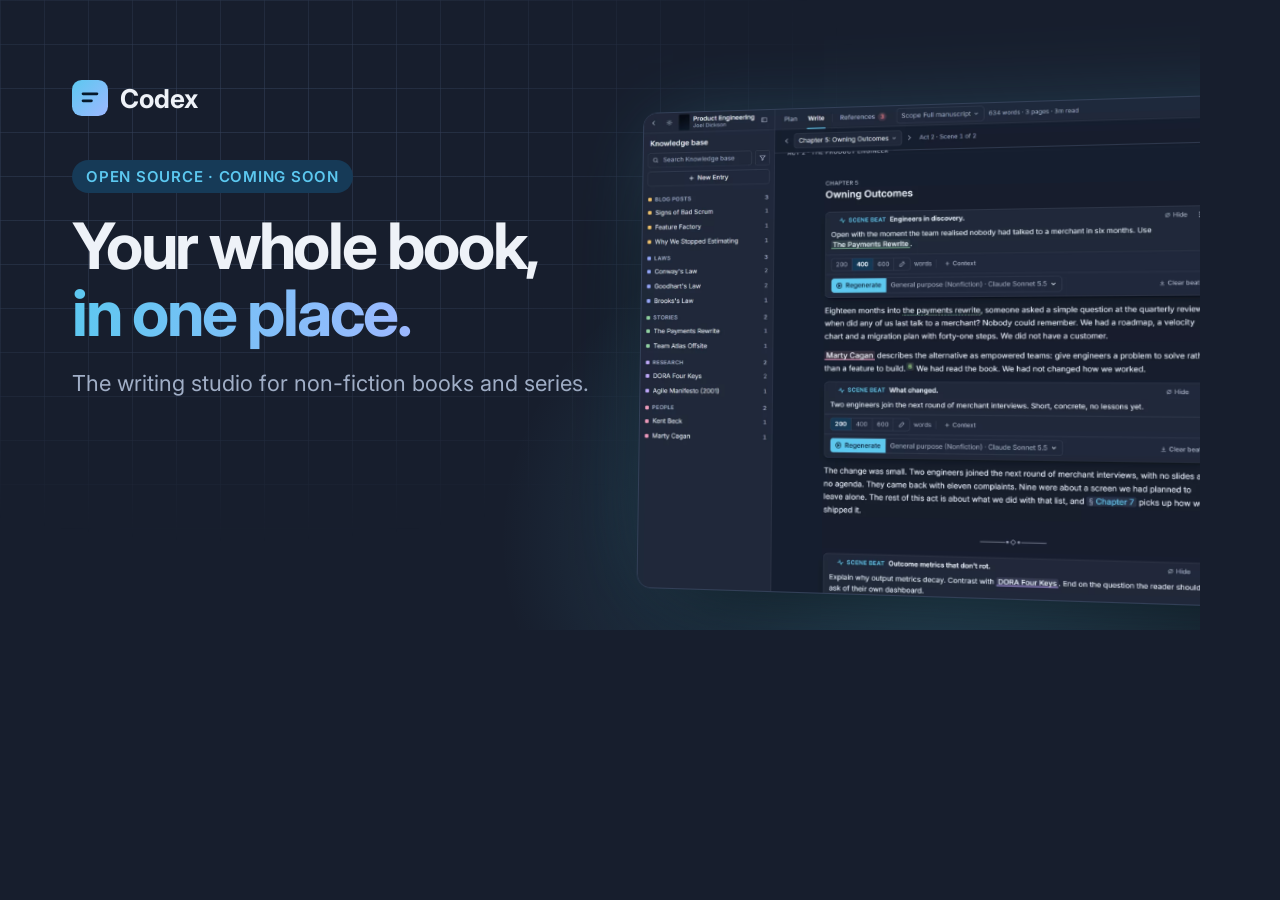
<file: design/social/og-card.html>
<!doctype html>
<html lang="en" data-theme="dark">
<head>
<meta charset="utf-8">
<title>Codex social card</title>
<!-- Source for og-image.png (1200x630). Render at exactly 1200x630, e.g.
     chrome --headless=new --window-size=1200,630 --screenshot=og-image.png og-card.html -->
<link rel="stylesheet" href="../tokens/tokens.css">
<style>
  * { box-sizing: border-box; }
  html, body { margin: 0; width: 1200px; height: 630px; overflow: hidden; }
  body {
    background: var(--color-bg); color: var(--color-text); font-family: var(--font-sans);
    position: relative; isolation: isolate;
  }
  body::before {
    content: ""; position: absolute; inset: 0; z-index: -1;
    background-image: linear-gradient(color-mix(in srgb, var(--color-border) 55%, transparent) 1px, transparent 1px),
                      linear-gradient(90deg, color-mix(in srgb, var(--color-border) 55%, transparent) 1px, transparent 1px);
    background-size: 44px 44px;
    -webkit-mask-image: radial-gradient(ellipse 80% 80% at 20% 30%, #000 20%, transparent 70%);
  }
  body::after {
    content: ""; position: absolute; z-index: -1; right: -200px; bottom: -260px; width: 900px; height: 700px;
    background: radial-gradient(closest-side, color-mix(in srgb, #5cc8f0 30%, transparent), transparent);
  }
  .copy { position: absolute; left: 72px; top: 80px; width: 580px; }
  .brand { display: flex; align-items: center; gap: 12px; font-size: 26px; font-weight: 700; }
  .brand img { width: 36px; height: 36px; }
  .pill {
    display: inline-flex; margin-top: 44px; padding: 7px 14px; border-radius: 999px; font-size: 15px; font-weight: 600;
    letter-spacing: .05em; text-transform: uppercase; background: var(--color-accent-soft); color: var(--color-accent);
  }
  h1 { margin: 20px 0 0; font-size: 64px; line-height: 1.04; letter-spacing: -.035em; font-weight: 700; }
  .grad { background: linear-gradient(100deg, #5cc8f0, #9db8ff); -webkit-background-clip: text; background-clip: text; color: transparent; }
  p { margin: 22px 0 0; font-size: 22px; line-height: 1.45; color: var(--color-muted); }
  .shot {
    position: absolute; left: 640px; top: 110px; width: 760px; border-radius: 14px; overflow: hidden;
    border: 1px solid var(--color-border); box-shadow: 0 40px 100px -30px rgb(0 0 0 / .8), 0 0 80px -20px color-mix(in srgb, #5cc8f0 30%, transparent);
    transform: perspective(1600px) rotateY(-12deg) rotateX(4deg); transform-origin: left center;
  }
  .shot img { display: block; width: 100%; }
</style>
</head>
<body>
  <div class="copy">
    <div class="brand"><img src="../brand/codex-mark-dark.svg" alt="">Codex</div>
    <div class="pill">Open source · Coming soon</div>
    <h1>Your whole book,<br><span class="grad">in one place.</span></h1>
    <p>The writing studio for non-fiction books and series.</p>
  </div>
  <div class="shot"><img src="../../site/shots/write-dark.webp" alt=""></div>
</body>
</html>
</file>
<file: site/tokens.css>
/*
 * Codex design tokens: "Nord Frost" palette (deepened), compact density.
 * Source of truth for colour, type, spacing and density. Mirrored in tokens.json.
 * See design/README.md for usage rules.
 *
 * Theming:
 *   - Light is the default.
 *   - Follows the OS (prefers-color-scheme) unless overridden.
 *   - Force a theme with <html data-theme="light"> or <html data-theme="dark">.
 * Density:
 *   - Compact is the default. <html data-density="comfortable"> loosens it.
 */

@import url("https://fonts.googleapis.com/css2?family=Inter:wght@400;500;600;700&display=swap");

:root {
  color-scheme: light;

  /* Colour: light */
  --color-bg: #e8eef7;          /* page background */
  --color-surface: #f7f9fd;     /* bars, cards, tables, inputs */
  --color-surface-2: #dfe7f3;   /* table headers, hover, progress track */
  --color-border: #cdd9ea;
  --color-text: #1c2638;
  --color-muted: #52627c;       /* secondary text, meta, icons */
  --color-accent: #2563c9;      /* primary actions, focus, selection, progress */
  --color-accent-fg: #ffffff;   /* text on accent */
  --color-accent-soft: #dae6fb; /* selected/pressed backgrounds, row hover */
  --color-ok: #3f8a3a;
  --color-warn: #b7701b;
  --color-info: #1d7fb8;
  --color-danger: #c2353b;
  --shadow-raised: 0 1px 2px rgb(16 24 40 / .08), 0 4px 12px -6px rgb(16 24 40 / .12);

  /* Typography: Inter everywhere (sans titles) */
  --font-sans: "Inter", system-ui, -apple-system, "Segoe UI", sans-serif;
  --font-mono: ui-monospace, "Cascadia Code", "SF Mono", Menlo, monospace;
  --text-2xs: 10.5px;  /* overlines, status labels */
  --text-xs: 11px;     /* meta, table headers */
  --text-sm: 12px;     /* controls, table cells */
  --text-base: 13px;   /* body */
  --text-md: 14px;     /* section headings */
  --text-lg: 18px;     /* page / screen titles */
  --leading: 1.45;
  --leading-prose: 1.7;  /* manuscript text in Write */
  --weight-regular: 400;
  --weight-medium: 500;
  --weight-semibold: 600;

  /* Shape & space (4px grid) */
  --radius-xs: 3px;    /* book covers */
  --radius-sm: 6px;    /* buttons, inputs */
  --radius-md: 8px;    /* tables, panels */
  --radius-lg: 10px;   /* app frame, modals */
  --space-1: 4px;
  --space-2: 8px;
  --space-3: 12px;
  --space-4: 16px;
  --space-5: 24px;

  /* Density: compact (default) */
  --bar-height: 38px;      /* top app bar */
  --control-height: 28px;  /* buttons, inputs, selects */
  --row-height: 34px;      /* table / list rows */
  --cover-width: 96px;     /* grid book cover width; height = 1.5x */
  --shelf-gap: 14px;
  --column-width: 244px;   /* Plan board chapter column */
  --sidebar-width: 252px;  /* book workspace left sidebar */
  --prose-width: 680px;    /* Write manuscript text column */
  --gutter-width: 248px;   /* Write scene gutter (summary, labels, Codex) */
  --minimap-width: 28px;   /* Write minimap */
  --panel-width: 420px;    /* References detail panel */
  --overlay-width: 920px;  /* Knowledge base entry window */

  /* Codex category colours (#3): a separate palette from the UI colours above */
  --category-blog: #a86200;
  --category-law: #3b5bdb;
  --category-story: #2f8a4c;
  --category-research: #7c4dce;
  --category-person: #c2416b;
}

:root[data-density="comfortable"] {
  --bar-height: 44px;
  --control-height: 32px;
  --row-height: 40px;
  --cover-width: 128px;
  --shelf-gap: 18px;
  --column-width: 288px;
  --sidebar-width: 280px;
  --prose-width: 720px;
  --gutter-width: 280px;
  --minimap-width: 32px;
  --panel-width: 460px;
  --overlay-width: 1000px;
}

@media (prefers-color-scheme: dark) {
  :root:not([data-theme="light"]) {
    color-scheme: dark;
    --color-bg: #171e2d;
    --color-surface: #1f2839;
    --color-surface-2: #29344a;
    --color-border: #334058;
    --color-text: #eef2f8;
    --color-muted: #a0aec6;
    --color-accent: #5cc8f0;
    --color-accent-fg: #06192a;
    --color-accent-soft: #163a57;
    --color-ok: #9fdc8a;
    --color-warn: #f4cf72;
    --color-info: #7aa7f5;
    --color-danger: #f08a8f;
    --shadow-raised: 0 1px 2px rgb(0 0 0 / .4), 0 6px 16px -8px rgb(0 0 0 / .6);
    --category-blog: #f2c063;
    --category-law: #93a8ff;
    --category-story: #8fd6a0;
    --category-research: #c3a6ff;
    --category-person: #f49ab8;
  }
}

:root[data-theme="dark"] {
  color-scheme: dark;
  --color-bg: #171e2d;
  --color-surface: #1f2839;
  --color-surface-2: #29344a;
  --color-border: #334058;
  --color-text: #eef2f8;
  --color-muted: #a0aec6;
  --color-accent: #5cc8f0;
  --color-accent-fg: #06192a;
  --color-accent-soft: #163a57;
  --color-ok: #9fdc8a;
  --color-warn: #f4cf72;
  --color-info: #7aa7f5;
  --color-danger: #f08a8f;
  --shadow-raised: 0 1px 2px rgb(0 0 0 / .4), 0 6px 16px -8px rgb(0 0 0 / .6);
  --category-blog: #f2c063;
  --category-law: #93a8ff;
  --category-story: #8fd6a0;
  --category-research: #c3a6ff;
  --category-person: #f49ab8;
}

/* Book status → colour. Use these, never pick a status colour ad hoc. */
:root {
  --status-planning: var(--color-info);
  --status-draft: var(--color-muted);
  --status-writing: var(--color-accent);
  --status-revising: var(--color-warn);
  --status-published: var(--color-ok);
}
</file>
<file: design/tokens/tokens.css>
/*
 * Codex design tokens: "Nord Frost" palette (deepened), compact density.
 * Source of truth for colour, type, spacing and density. Mirrored in tokens.json.
 * See design/README.md for usage rules.
 *
 * Theming:
 *   - Light is the default.
 *   - Follows the OS (prefers-color-scheme) unless overridden.
 *   - Force a theme with <html data-theme="light"> or <html data-theme="dark">.
 * Density:
 *   - Compact is the default. <html data-density="comfortable"> loosens it.
 */

@import url("https://fonts.googleapis.com/css2?family=Inter:wght@400;500;600;700&display=swap");

:root {
  color-scheme: light;

  /* Colour: light */
  --color-bg: #e8eef7;          /* page background */
  --color-surface: #f7f9fd;     /* bars, cards, tables, inputs */
  --color-surface-2: #dfe7f3;   /* table headers, hover, progress track */
  --color-border: #cdd9ea;
  --color-text: #1c2638;
  --color-muted: #52627c;       /* secondary text, meta, icons */
  --color-accent: #2563c9;      /* primary actions, focus, selection, progress */
  --color-accent-fg: #ffffff;   /* text on accent */
  --color-accent-soft: #dae6fb; /* selected/pressed backgrounds, row hover */
  --color-ok: #3f8a3a;
  --color-warn: #b7701b;
  --color-info: #1d7fb8;
  --color-danger: #c2353b;
  --shadow-raised: 0 1px 2px rgb(16 24 40 / .08), 0 4px 12px -6px rgb(16 24 40 / .12);

  /* Typography: Inter everywhere (sans titles) */
  --font-sans: "Inter", system-ui, -apple-system, "Segoe UI", sans-serif;
  --font-mono: ui-monospace, "Cascadia Code", "SF Mono", Menlo, monospace;
  --text-2xs: 10.5px;  /* overlines, status labels */
  --text-xs: 11px;     /* meta, table headers */
  --text-sm: 12px;     /* controls, table cells */
  --text-base: 13px;   /* body */
  --text-md: 14px;     /* section headings */
  --text-lg: 18px;     /* page / screen titles */
  --leading: 1.45;
  --leading-prose: 1.7;  /* manuscript text in Write */
  --weight-regular: 400;
  --weight-medium: 500;
  --weight-semibold: 600;

  /* Shape & space (4px grid) */
  --radius-xs: 3px;    /* book covers */
  --radius-sm: 6px;    /* buttons, inputs */
  --radius-md: 8px;    /* tables, panels */
  --radius-lg: 10px;   /* app frame, modals */
  --space-1: 4px;
  --space-2: 8px;
  --space-3: 12px;
  --space-4: 16px;
  --space-5: 24px;

  /* Density: compact (default) */
  --bar-height: 38px;      /* top app bar */
  --control-height: 28px;  /* buttons, inputs, selects */
  --row-height: 34px;      /* table / list rows */
  --cover-width: 96px;     /* grid book cover width; height = 1.5x */
  --shelf-gap: 14px;
  --column-width: 244px;   /* Plan board chapter column */
  --sidebar-width: 252px;  /* book workspace left sidebar */
  --prose-width: 680px;    /* Write manuscript text column */
  --gutter-width: 248px;   /* Write scene gutter (summary, labels, Codex) */
  --minimap-width: 28px;   /* Write minimap */
  --panel-width: 420px;    /* References detail panel */
  --overlay-width: 920px;  /* Knowledge base entry window */

  /* Codex category colours (#3): a separate palette from the UI colours above */
  --category-blog: #a86200;
  --category-law: #3b5bdb;
  --category-story: #2f8a4c;
  --category-research: #7c4dce;
  --category-person: #c2416b;
}

:root[data-density="comfortable"] {
  --bar-height: 44px;
  --control-height: 32px;
  --row-height: 40px;
  --cover-width: 128px;
  --shelf-gap: 18px;
  --column-width: 288px;
  --sidebar-width: 280px;
  --prose-width: 720px;
  --gutter-width: 280px;
  --minimap-width: 32px;
  --panel-width: 460px;
  --overlay-width: 1000px;
}

@media (prefers-color-scheme: dark) {
  :root:not([data-theme="light"]) {
    color-scheme: dark;
    --color-bg: #171e2d;
    --color-surface: #1f2839;
    --color-surface-2: #29344a;
    --color-border: #334058;
    --color-text: #eef2f8;
    --color-muted: #a0aec6;
    --color-accent: #5cc8f0;
    --color-accent-fg: #06192a;
    --color-accent-soft: #163a57;
    --color-ok: #9fdc8a;
    --color-warn: #f4cf72;
    --color-info: #7aa7f5;
    --color-danger: #f08a8f;
    --shadow-raised: 0 1px 2px rgb(0 0 0 / .4), 0 6px 16px -8px rgb(0 0 0 / .6);
    --category-blog: #f2c063;
    --category-law: #93a8ff;
    --category-story: #8fd6a0;
    --category-research: #c3a6ff;
    --category-person: #f49ab8;
  }
}

:root[data-theme="dark"] {
  color-scheme: dark;
  --color-bg: #171e2d;
  --color-surface: #1f2839;
  --color-surface-2: #29344a;
  --color-border: #334058;
  --color-text: #eef2f8;
  --color-muted: #a0aec6;
  --color-accent: #5cc8f0;
  --color-accent-fg: #06192a;
  --color-accent-soft: #163a57;
  --color-ok: #9fdc8a;
  --color-warn: #f4cf72;
  --color-info: #7aa7f5;
  --color-danger: #f08a8f;
  --shadow-raised: 0 1px 2px rgb(0 0 0 / .4), 0 6px 16px -8px rgb(0 0 0 / .6);
  --category-blog: #f2c063;
  --category-law: #93a8ff;
  --category-story: #8fd6a0;
  --category-research: #c3a6ff;
  --category-person: #f49ab8;
}

/* Book status → colour. Use these, never pick a status colour ad hoc. */
:root {
  --status-planning: var(--color-info);
  --status-draft: var(--color-muted);
  --status-writing: var(--color-accent);
  --status-revising: var(--color-warn);
  --status-published: var(--color-ok);
}
</file>
